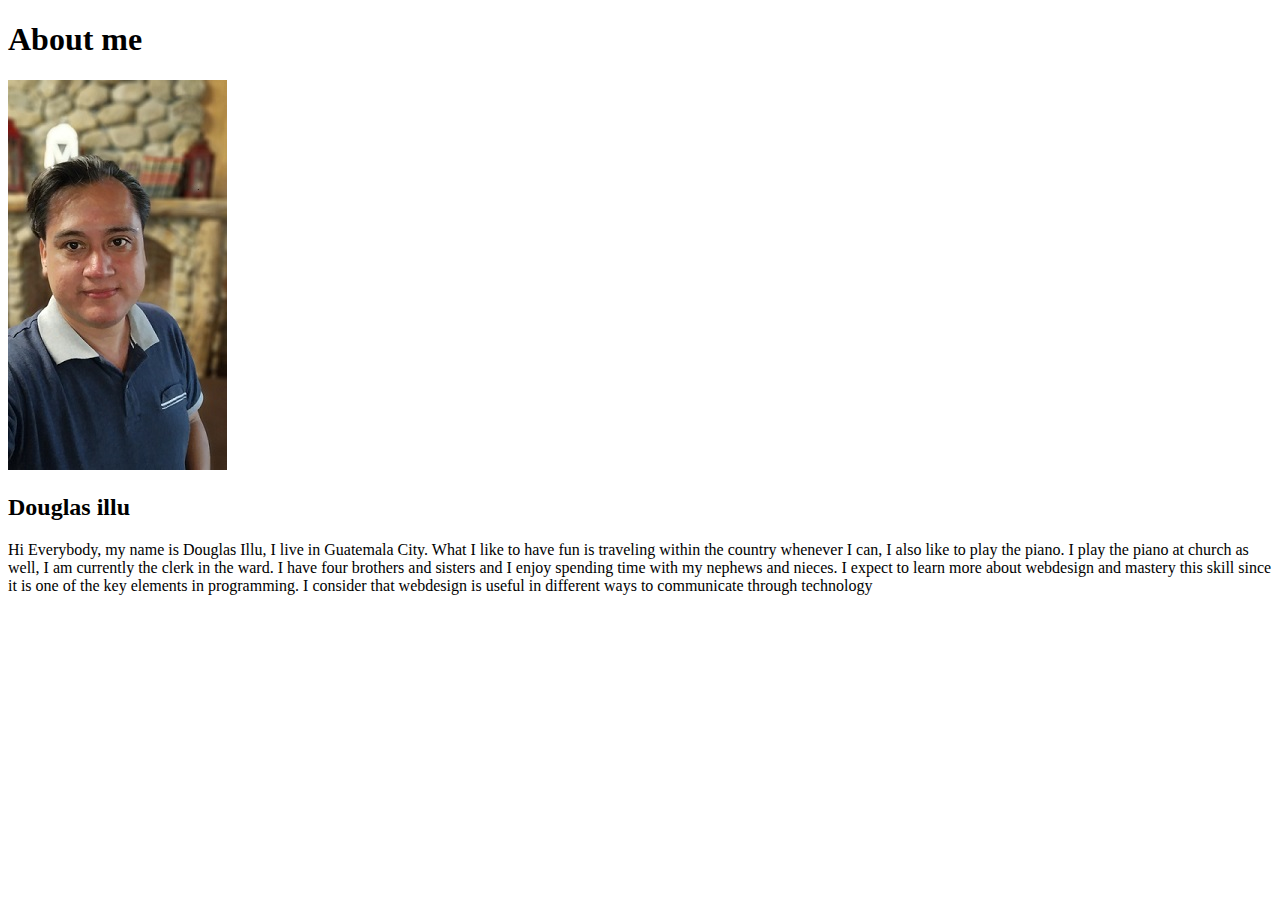
<file: aboutme/index.html>
<!DOCTYPE html>
<html lang="en">

<head>
    <meta charset="UTF-8">
    <meta http-equiv="X-UA-Compatible" content="IE=edge">
    <meta name="viewport" content="width=device-width, initial-scale=1.0">
    <title>Home Page</title>
</head>

<body>
    <h1>About me</h1>
    <img alt="Image of me?" src="images/me3.jpg">
    <h2>Douglas illu</h2>
    <p1>Hi Everybody, my name is Douglas Illu, I live in Guatemala City.
        What I like to have fun is traveling within the country whenever I can, I also like to play the piano.
        I play the piano at church as well, I am currently the clerk in the ward.
        I have four brothers and sisters and I enjoy spending time with my nephews and nieces.
        I expect to learn more about webdesign and mastery this skill since it is one of the key elements in
        programming.
        I consider that webdesign is useful in different ways to communicate through technology</p1>
</body>

</html>
</file>
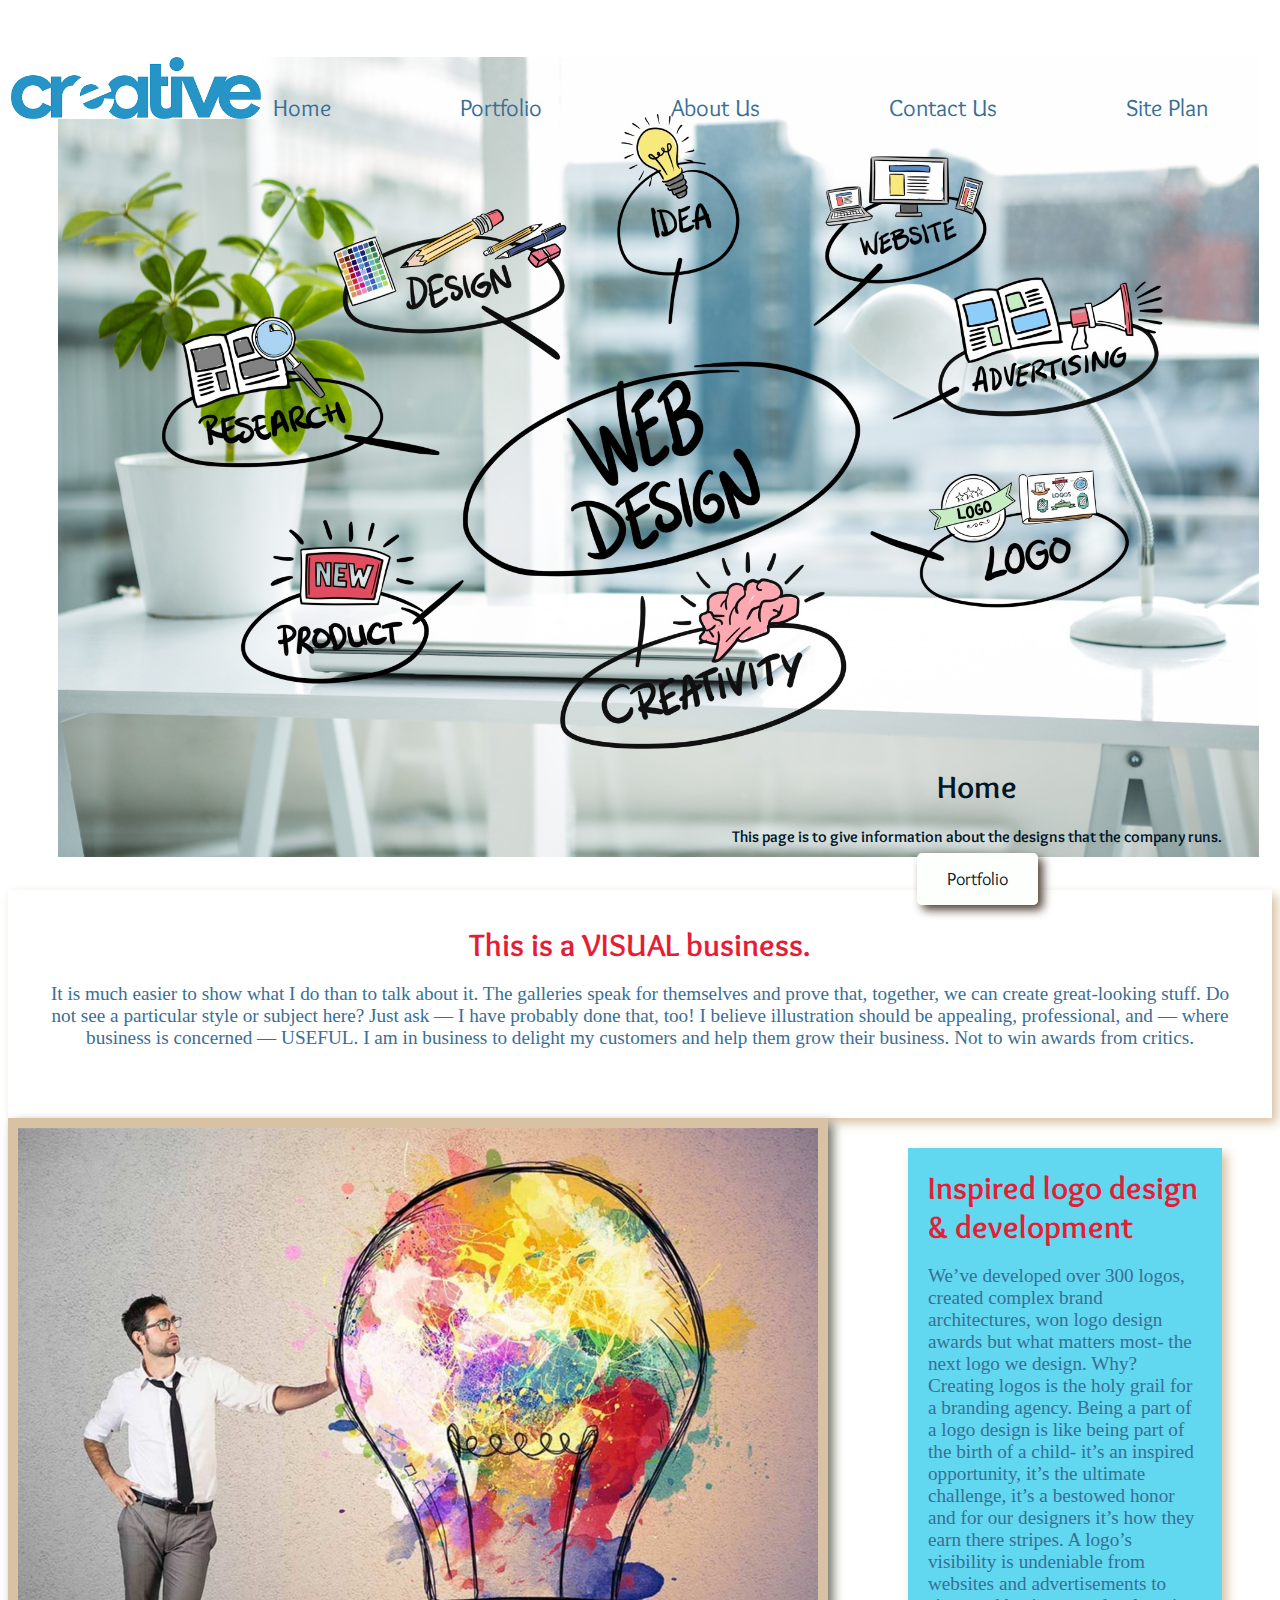
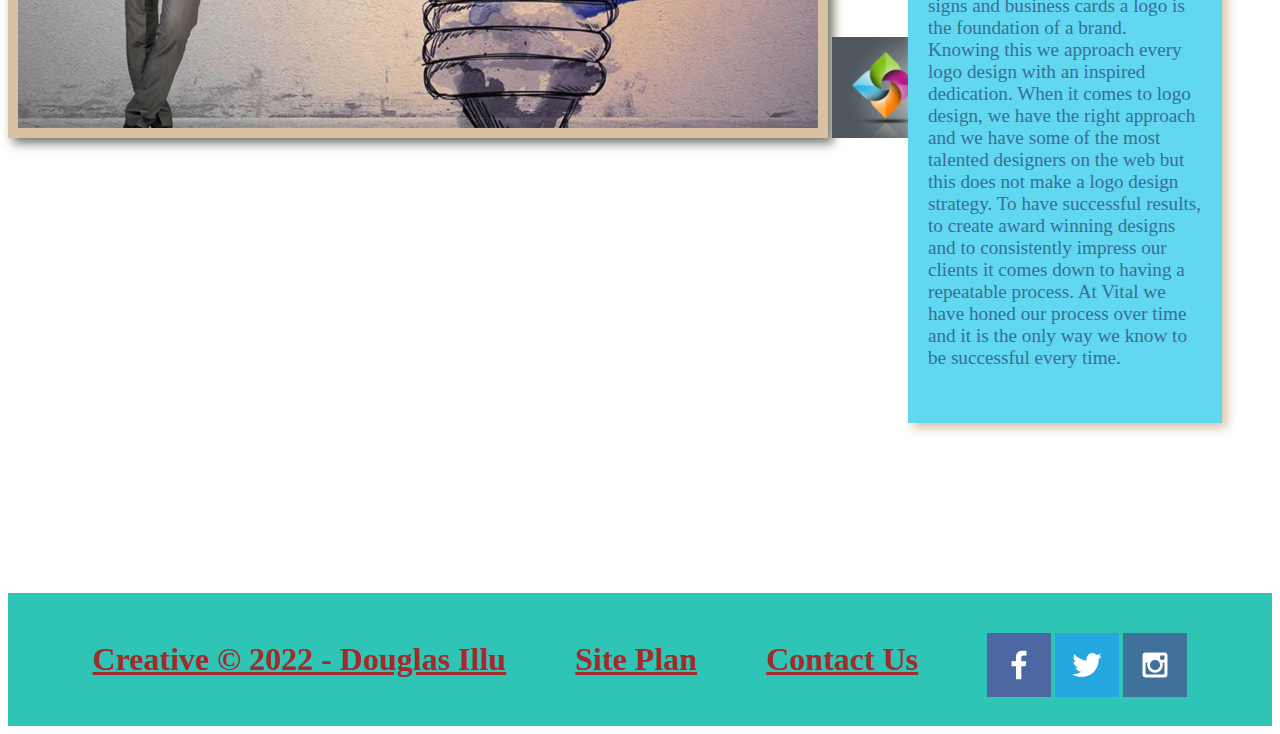
<file: personalsite/index.html>
<!DOCTYPE html>
<html lang="en">
<head>
    <meta charset="UTF-8">
    <meta http-equiv="X-UA-Compatible" content="IE=edge">
    <meta name="viewport" content="width=device-width, initial-scale=1.0">
    <title> Creative | Personal Site | Home</title>
    <link rel="stylesheet" href="styles/style.css">
</head>

    <body>
        <div id="content">
        <header>
            <a id="logo_link" href="index.html">
                <img class="logo" src="Images/images.png" alt="Creative logo">
            </a>
            <nav>
                <a href="index.html">Home</a>
                <a href="portfolio.html">Portfolio</a>
                <a href="aboutus.html">About Us</a>
                <a href="contactus.html">Contact Us</a>
                <a href="site-plan.html">Site Plan</a>
            </nav>
        </header>
        </div>
        <div id="creative">
            <div id="creative-box">
                <img id="creative-img" src="Images/Home1.jpg" alt="designing view">
            </div>
        <section id="creative-msg">
            <h1 class="home-title5">Home</h1>
            <h4>This page is to give information about the designs that the company runs. </h4>
            <div class='button-box5'>
                <a class='book5' href="portfolio.html">Portfolio</a>
            </div>
        </section>
        </div>
        <section class="msg-home1">
            <h2>This is a VISUAL business.</h2>
            <p> It is much easier to show what I do than to talk about it. 
                The galleries speak for themselves and prove that, together, we can create great-looking stuff.
                Do not see a particular style or subject here? 
                Just ask — I have probably done that, too!

                I believe illustration should be appealing, professional,  and — where business is concerned — USEFUL. 
                I am in business to delight my customers and help them grow their business.
                Not to win awards from critics.
                </p>
             </section>   
        <main class="home-grid5">
            <section class="home5-card">
                <img class="card5-img" src="Images/Home2.jpg" alt="Creative Thinking">
                <img class="icon" src="Images/Logo1.jpg" alt="creative icon">
            </section>
            <section class="msg-home2">
                <h3>Inspired logo design & development</h3>
                <p> We’ve developed over 300 logos, created complex brand architectures, won logo design awards but what matters most- the next logo we design.

                    Why? Creating logos is the holy grail for a branding agency.  
                    Being a part of a logo design is like being part of the birth of a child- 
                    it’s an inspired opportunity, it’s the ultimate challenge, it’s a bestowed honor and for our designers it’s how they earn there stripes.  
                    A logo’s visibility is undeniable from websites and advertisements to signs and business cards a logo is the foundation of a brand.  
                    Knowing this we approach every logo design with an inspired dedication.
                    
                    When it comes to logo design, we have the right approach and we have some of the most talented designers on the web but this does not make a logo design strategy. 
                     To have successful results, to create award winning designs and to consistently impress our clients it comes down to having a repeatable process. 
                      At Vital we have honed our process over time and it is the only way we know to be successful every time.  
                    </p>
            </section>
            </main>

            <footer>
                <h3> Creative &copy; 2022 - Douglas Illu </h3>
                <h3><a href="site-plan.html">Site Plan</a></h3>
                <h3><a href="contactus.html">Contact Us</a></h3>
                <div class="social">
                    <a href="https://facebook.com" target="_blank"> 
                        <img src="Images/facebook.png" alt="fb icon">
                    </a>
                    <a href="https://twitter.com" target="_blank">
                        <img src="Images/twitter.png" alt="twitter icon">
                    </a>
                    <a href="https://instagram.com" target="_blank">
                        <img src="Images/instagram.png" alt="instagram icon">
                    </a>
                </div>
            </footer> 
    </body>
</html>
</file>
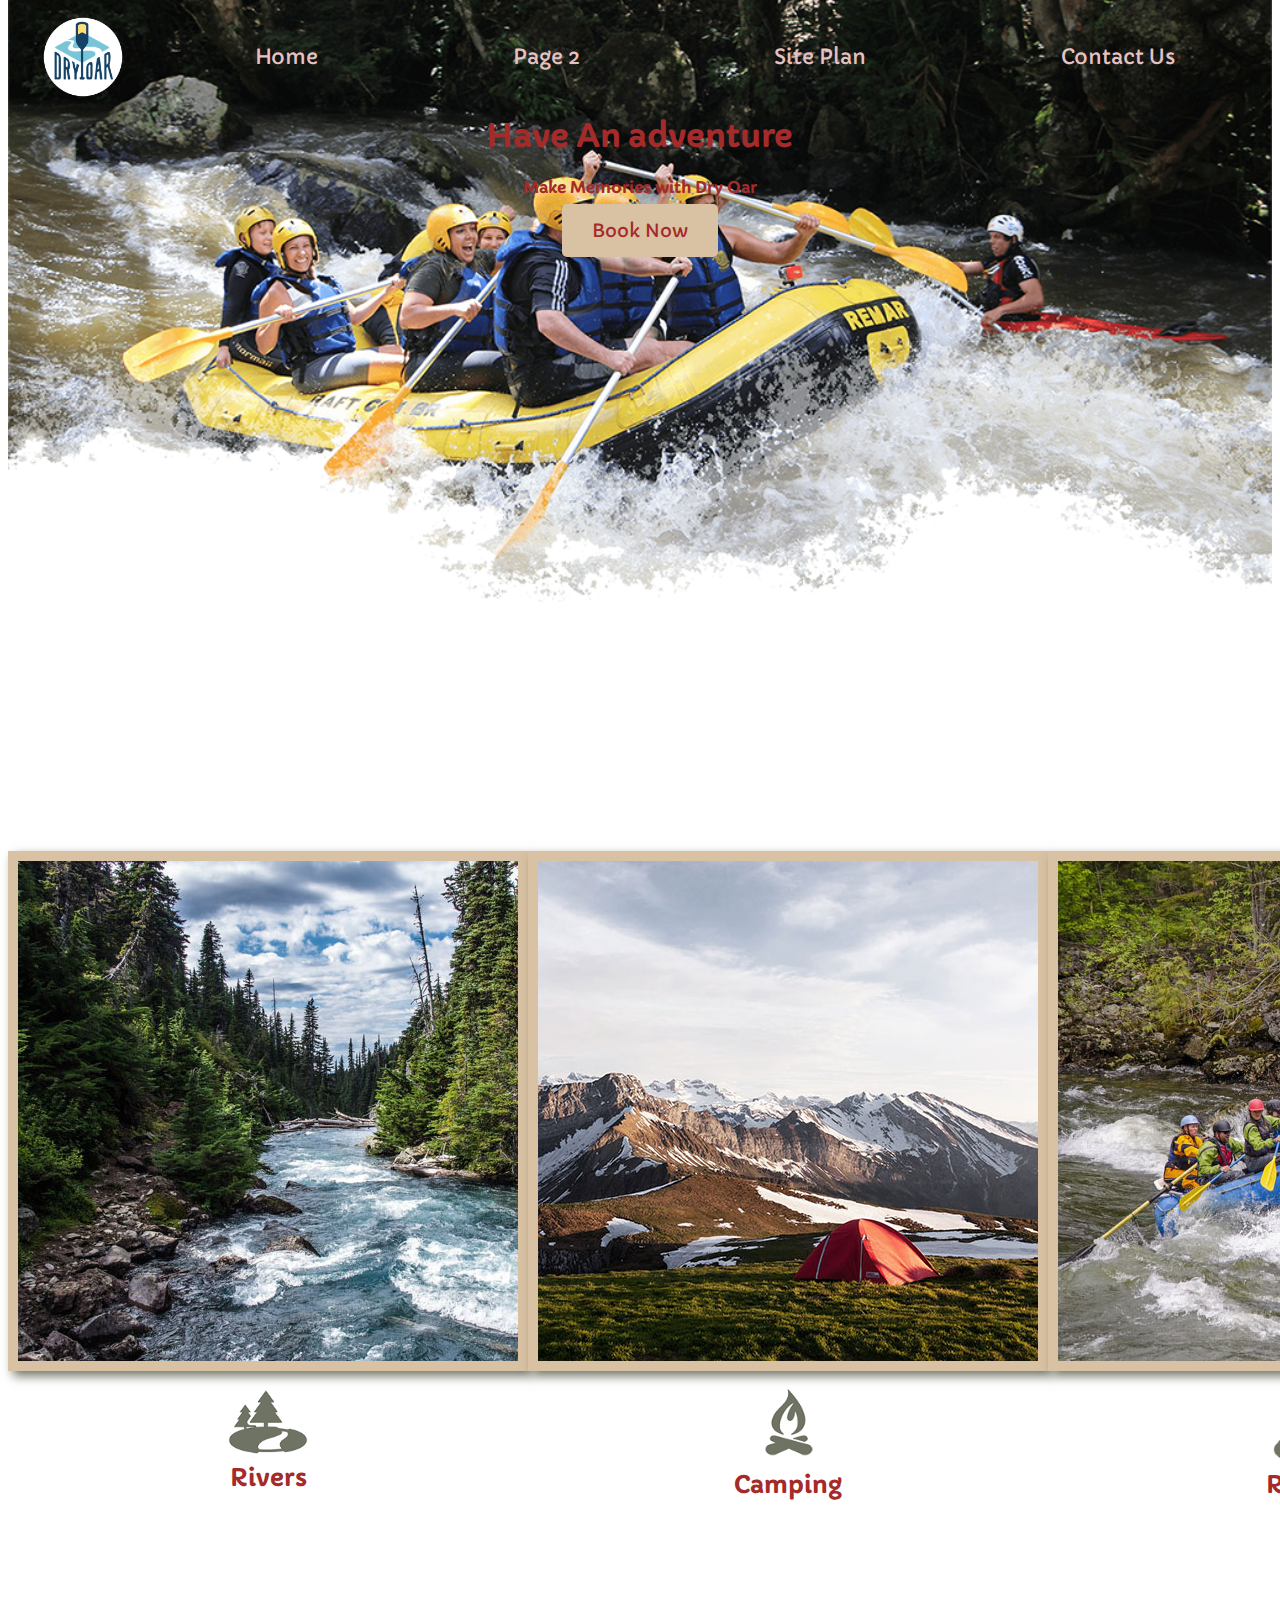
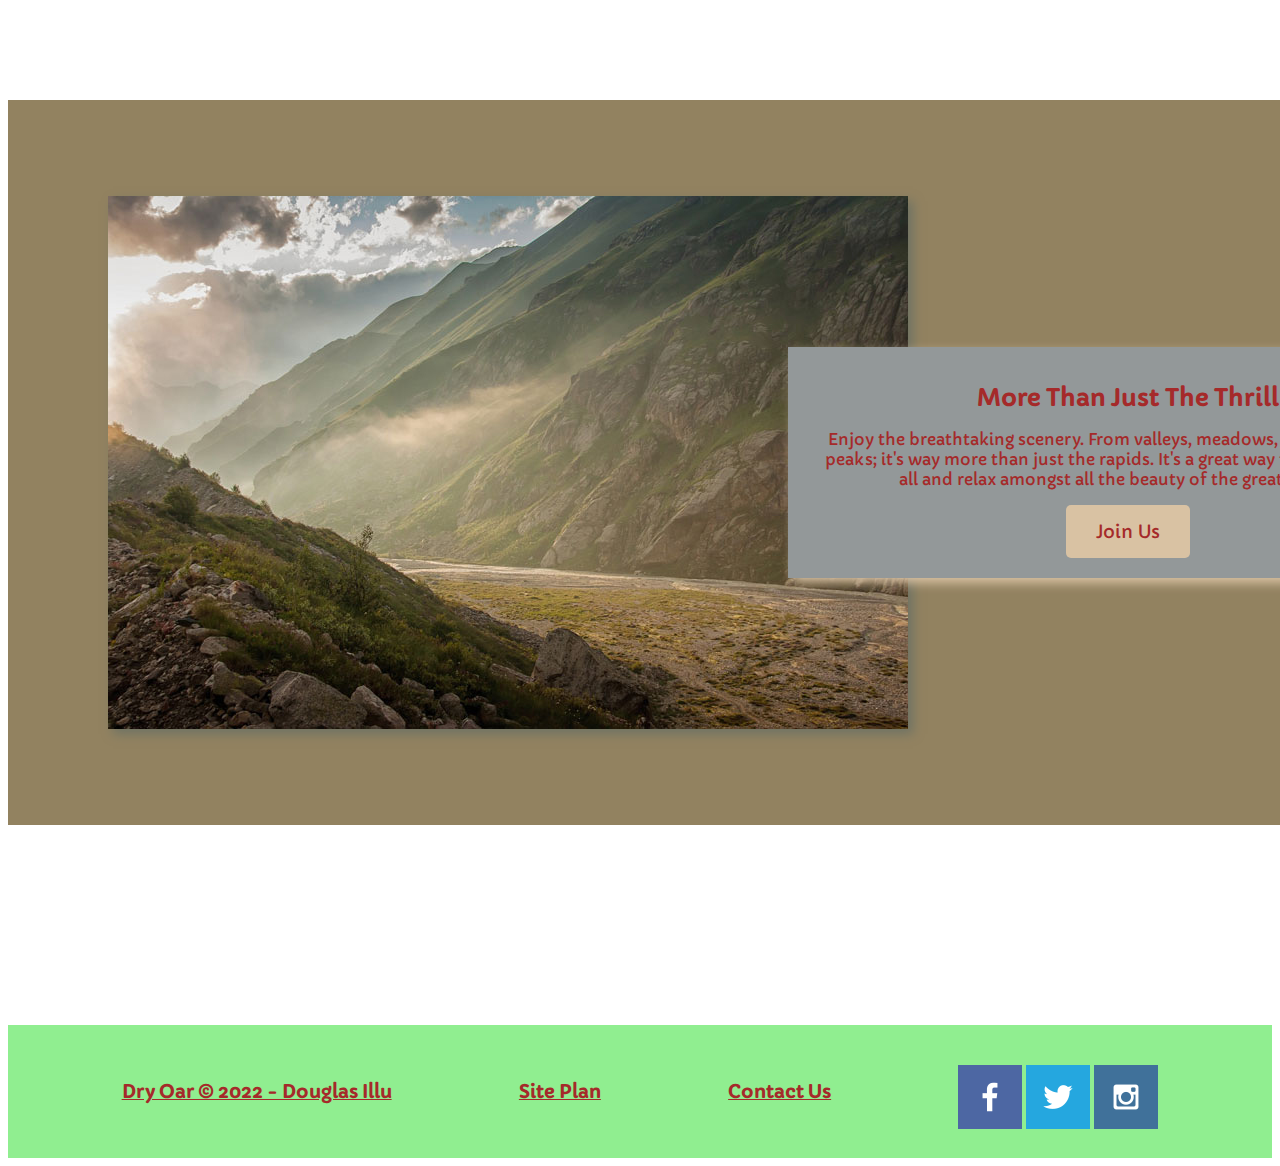
<file: wwr/index.html>
<!DOCTYPE html>
<html lang="en">
<head>
    <meta charset="UTF-8">
    <meta http-equiv="X-UA-Compatible" content="IE=edge">
    <meta name="viewport" content="width=device-width, initial-scale=1.0">
    <title>Whitewater Rafting Vacations | Dry Oar Boating | Home</title>
    <link rel="stylesheet" href="styles/style.css">
</head>
<body>
    <div id="content">
    <header>
        <a id="logo_link" href="index.html">
            <img class="logo" src="images/logo.png" alt="Dry Oar logo">
        </a>
        <nav>
            <a href="index.html">Home</a>
            <a href="#">Page 2</a>
            <a href="site-plan-rafting.html">Site Plan</a>
            <a href="contactus.html">Contact Us</a>
        </nav>
    </header>
    <div id="hero">
        <div id="hero-box">
            <img id="hero-img" src="images/hero.png" alt="People enjoying white water rafting">
        </div>
        <section id="hero-msg">
            <h1 class="home-little">Have An adventure</h1>
            <h4>Make Memories with Dry Oar </h4>
            <div class='button-box'>
                <a class='book' href="rates.html">Book Now</a>
            </div>
        </section>
    </div>
    <main class="home-grid">
        <section class="rivers-card">
            <img class="card-img" src="images/rivers.jpg" alt="river in forest">
            <img class="icon" src="images/river_icon.png" alt="river icon">
            <h2>Rivers</h2>
        </section>
        <section class="camping-card">
            <img class="card-img" src="images/camping.jpg" alt="tent in mountains">
            <img class="icon" src="images/fire_icon.png" alt="fire icon">
            <h2>Camping</h2>
        </section>
             <section class="rapids-card">
            <img class="card-img" src="images/rapids.jpg" alt="rafting boat">
            <img class="icon" src="images/oars.png" alt="oars icon">
            <h2>Rapids</h2> 
        </section>
        <div id="background"></div>
        <img class="mountains" src="images/mountains.jpg" alt="Misty mountains">
        <section class="msg">
            <h2> More Than Just The Thrill</h2>
            <p> Enjoy the breathtaking scenery. From valleys, meadows, canyons,
                and high peaks; it's way more than just the rapids. It's a great
                way to get away from it all and relax amongst all the beauty of 
                the great outdoor.  </p>
                <a class='join' href="rivers.html">Join Us</a>
        </section>
    </main>  
    <footer>
        <h3> Dry Oar &copy; 2022 - Douglas Illu </h3>
        <h3><a href="site-plan-rafting.html">Site Plan</a></h3>
        <h3><a href="contactus.html">Contact Us</a></h3>
        <div class="social">
            <a href="https://facebook.com" target="_blank"> 
                <img src="images/facebook.png" alt="fb icon">
            </a>
            <a href="https://twitter.com" target="_blank">
                <img src="images/twitter.png" alt="twitter icon">
            </a>
            <a href="https://instagram.com" target="_blank">
                <img src="images/instagram.png" alt="instagram icon">
            </a>
        </div>
    </footer>  
 </div>
</body>
</html>
</file>
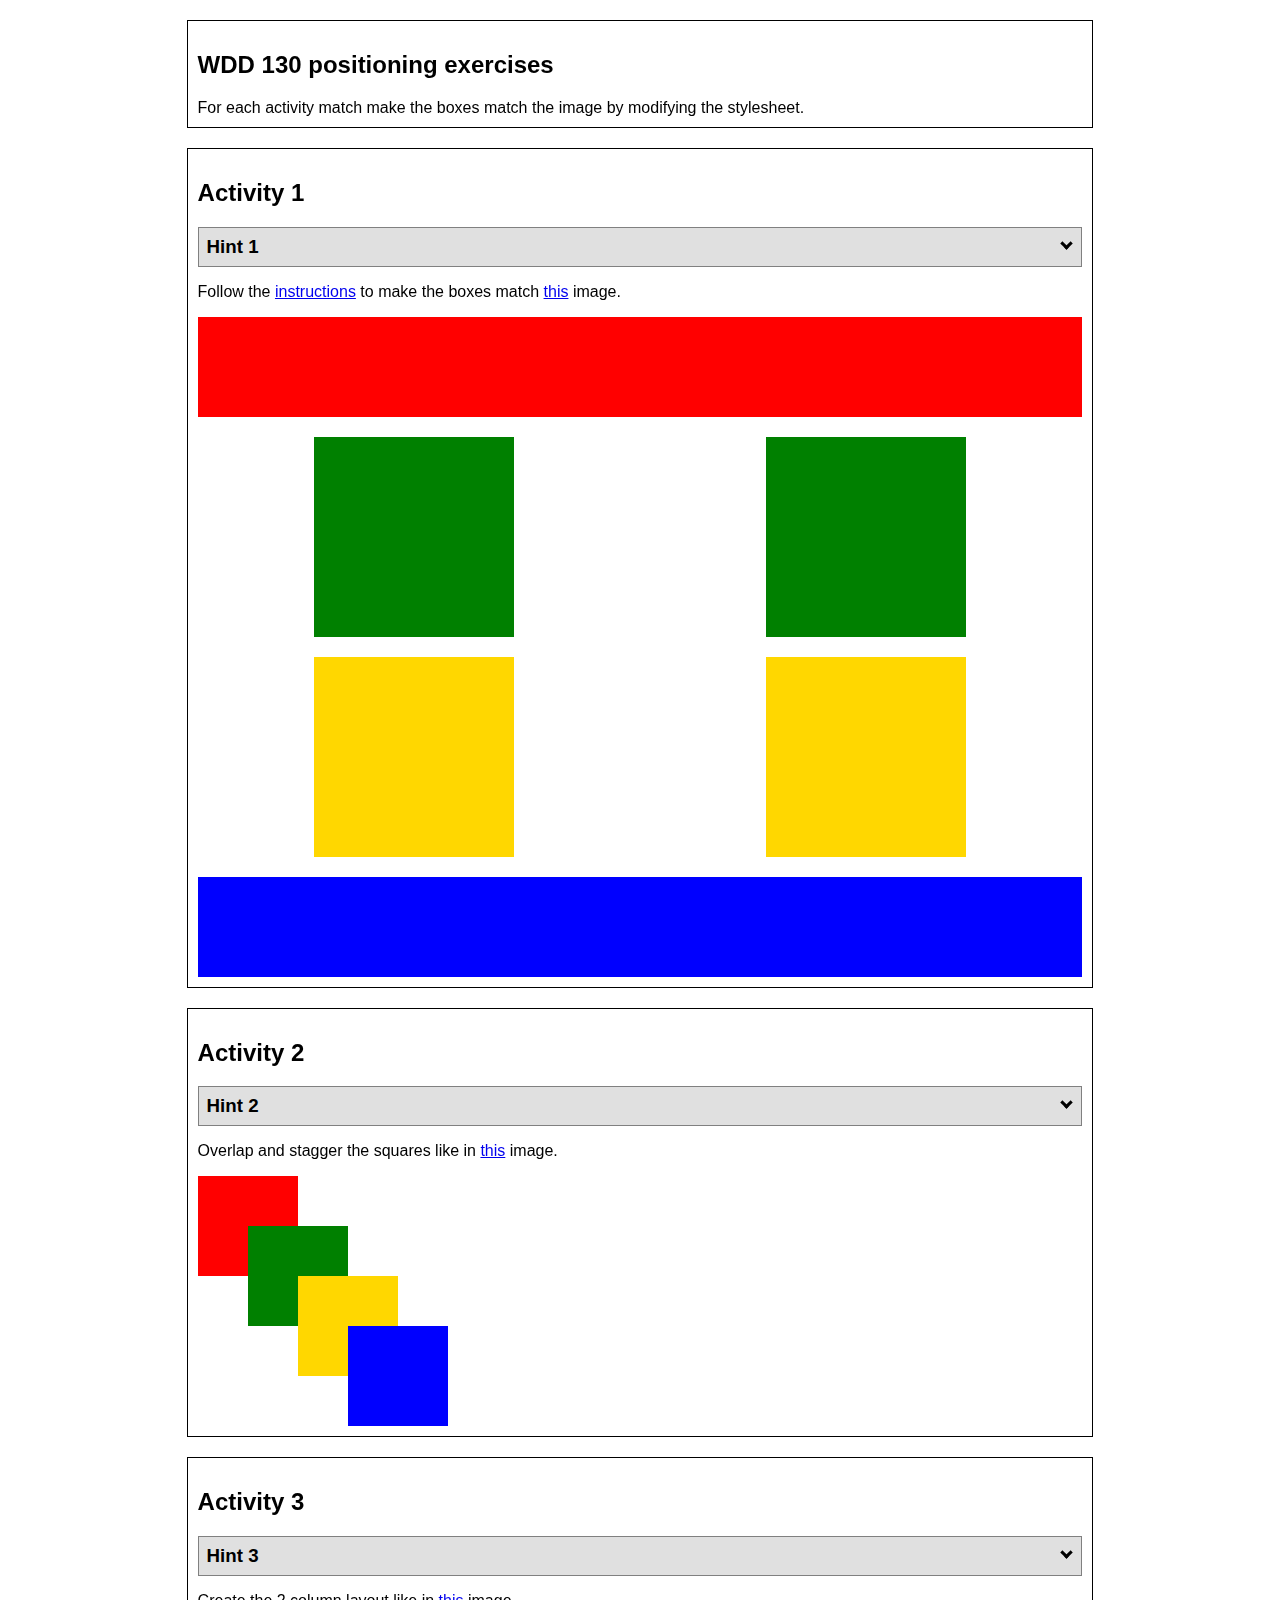
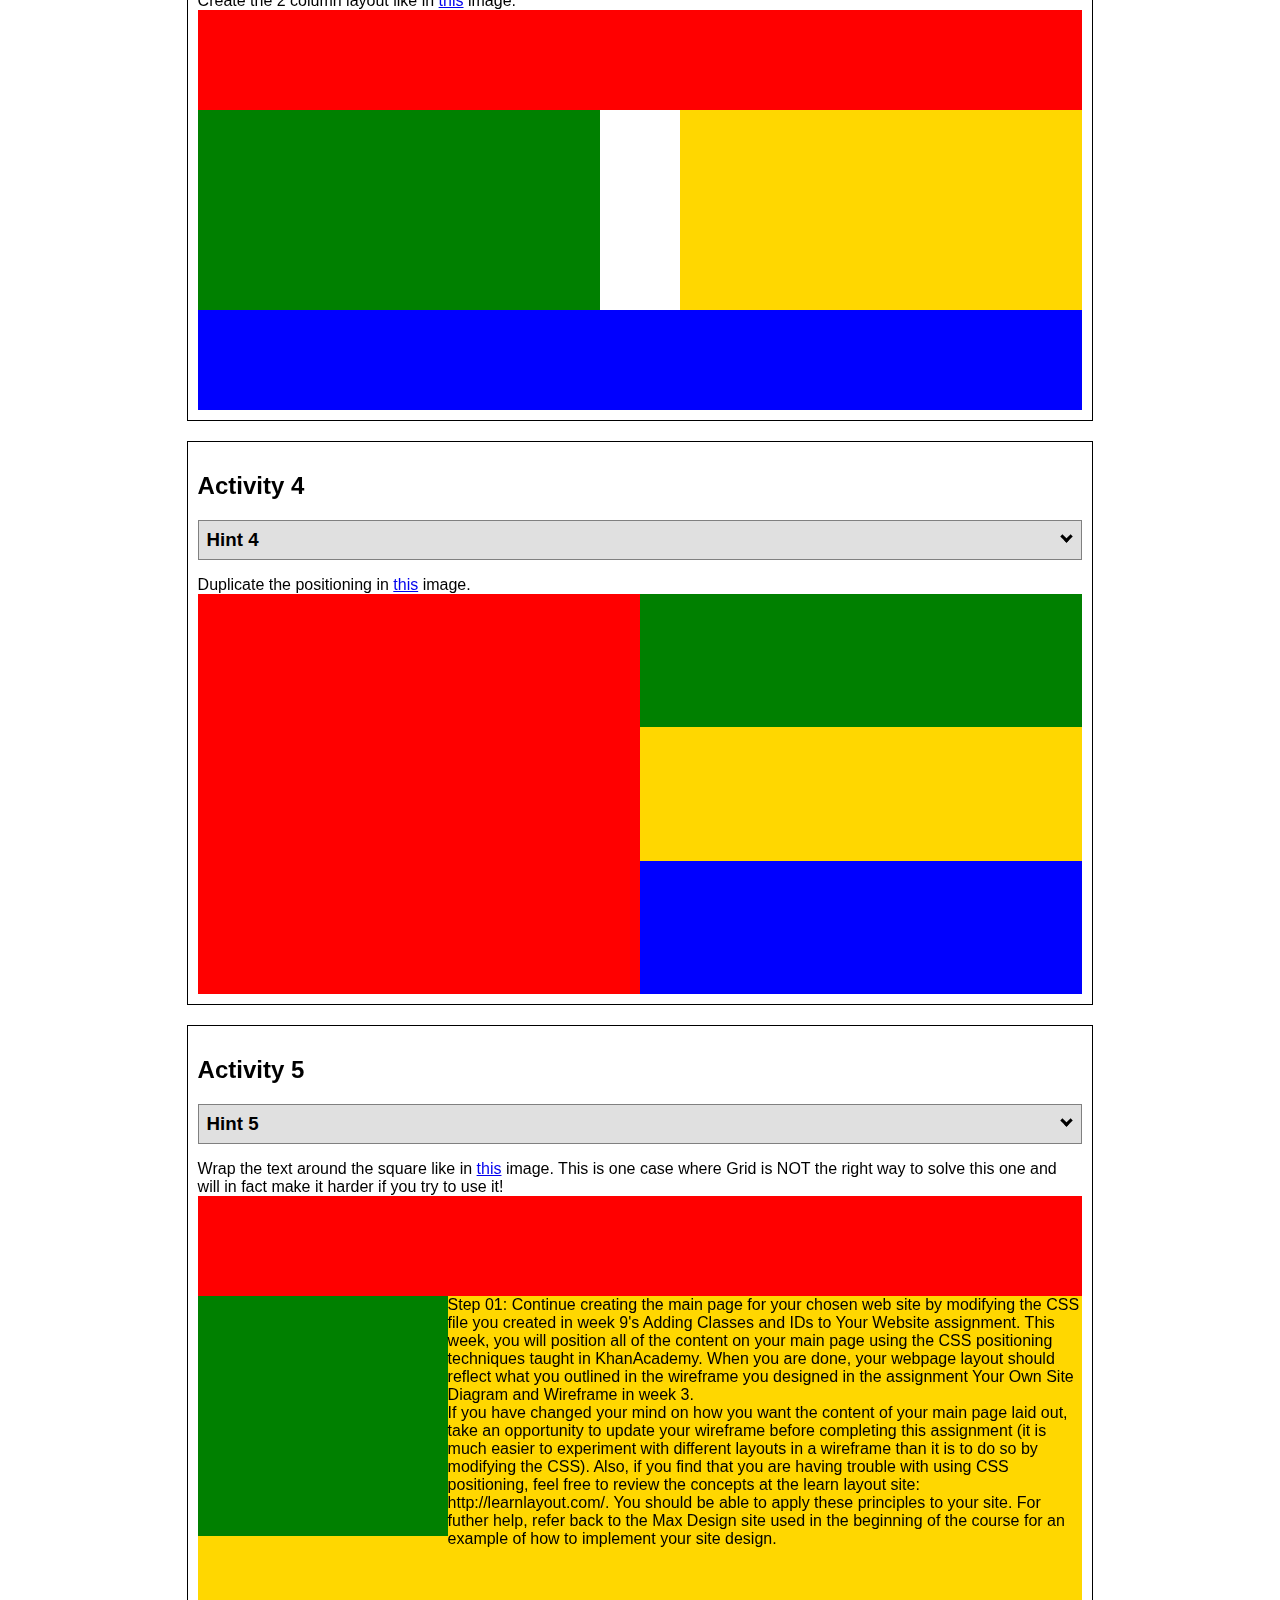
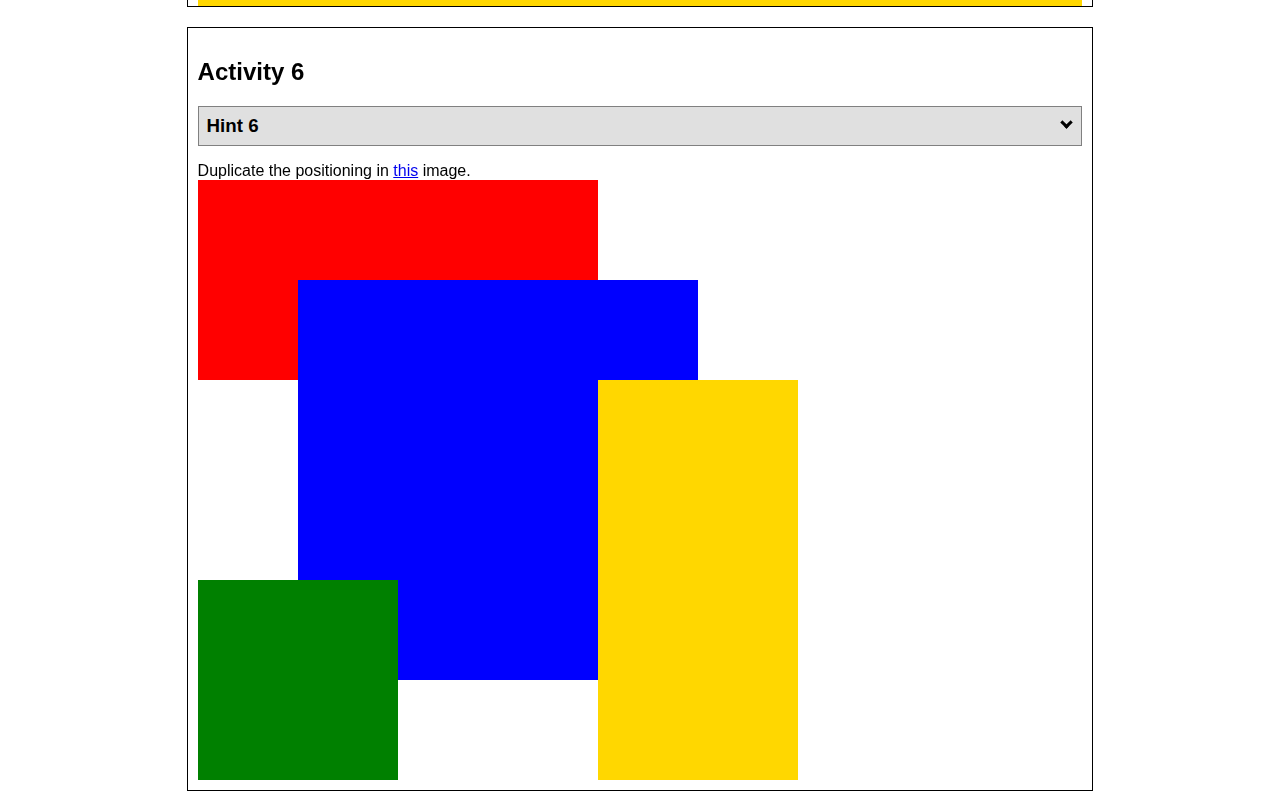
<file: positioning.html>
<!DOCTYPE html>
<html lang="en">
  <head>
    <!-- HTML - Name: positioning.html -->
    <title>Positioning Activity</title>
    <link rel="stylesheet" type="text/css" href="positionstyles.css" />
  </head>
  <body>
    <div class="activity">
      <h2>WDD 130 positioning exercises</h2>
      For each activity match make the boxes match the image by modifying the stylesheet.</div>
    <div class="activity">
      <h2>Activity 1</h2>
      <section class="hint"><input type="checkbox" ><i></i> <h3>Hint 1</h3><div><p>Check out the <a href="https://byui-wdd.github.io/wdd130/activities/w06-css-positioning.html" target="_blank">activity instructions</a> in Ilearn!</p></div></section>
      <p>Follow the <a href="https://byui-wdd.github.io/wdd130/activities/w06-css-positioning.html" target="_blank">instructions</a> to make the boxes match  <a href="https://byui-wdd.github.io/wdd130/images/example1.png" target="_blank">this</a> image.</p>
      <div class="content1" >
        <div class="red1" ></div>
        <div class="green1" ></div>
        <div class="green1" ></div>
        <div class="yellow1"></div>
        <div class="yellow1"></div>
        <div class="blue1"></div>
      </div>
    </div>
    <div class="activity">
      <h2>Activity 2</h2>
      <section class="hint"><input type="checkbox" > <h3>Hint 2</h3><i></i><div><p>Remember that the best way to shift elements around slightly on the page is with Margins.  You could also use Grid.  Either would work for this. If you choose margin, you can use a <em>negative</em> margin. (ie margin-top: -20px;)</p><h4>Properties used:</h4><ul><li>margin-top, margin-left</li><li>...or...</li><li>grid-template-columns: 50px 50px 50px 50px 50px </li></ul></div></section>
      <p>Overlap and stagger the squares like in <a href="https://byui-wdd.github.io/wdd130/images/example2.png" target="_blank">this</a> image.</p>
      <div class="content2" >
        <div class="red2" ></div>
        <div class="green2" ></div>
        <div class="yellow2"></div>
        <div class="blue2"></div>
      </div>
    </div>
    <div class="activity">
      <h2>Activity 3</h2>
      <section class="hint"><input type="checkbox" > <h3>Hint 3</h3><i></i><div><p>This one is going to be best solved with CSS Grid. Remember to make the boxes the right width first...then start moving them around. </p><h4>Properties used:</h4><ul><li>display:grid;</li><li>grid-template-columns:</li><li>grid-column-gap:</li>
        <li>grid-column:</li>  </ul></div></section>
      Create the 2 column layout like in <a href="https://byui-wdd.github.io/wdd130/images/example3.png" target="_blank">this</a>  image.
      <div class="content3" >
        <div class="red3" ></div>
        <div class="green3" ></div>
        <div class="yellow3"></div>
        <div class="blue3"></div>
      </div>
    </div>
    <div class="activity">
      <h2>Activity 4</h2>
      <section class="hint"><input type="checkbox" > <h3>Hint 4</h3><i></i><div><p>For the others we have been primarily concerned with width. For this one you will need to adjust height as well. </p><h4>Properties used:</h4><ul><li>display:grid;</li><li>grid-template-columns:</li><li>grid-row:</li></ul></div></section>
      Duplicate the positioning in <a href="https://byui-wdd.github.io/wdd130/images/example4.png" target="_blank">this</a> image. 
      <div class="content4" >
        <div class="red4" ></div>
        <div class="green4" ></div>
        <div class="yellow4"></div>
        <div class="blue4"></div>
      </div>
    </div>

    <div class="activity">
      <h2>Activity 5</h2>
      <section class="hint"><input type="checkbox" > <h3>Hint 5</h3><i></i><div><p>Grid is <strong>not</strong> the right way to do this.  In fact there is only one way to really do that...and that is with float. Remember that we float the thing we want the text to wrap around.  Also remember to start by making all the shapes the right size and shape.</p><h4>Properties used:</h4><ul><li>float: left;</li></ul></div></section>
      Wrap the text around the square like in <a href="https://byui-wdd.github.io/wdd130/images/example5.png" target="_blank">this</a> image. This is one case where Grid is NOT the right way to solve this one and will in fact make it harder if you try to use it!
      <div class="content5" >
        <div class="red5" ></div>
        <div class="green5" ></div>
        <div class="yellow5">Step 01: Continue creating the main page for your chosen web site by modifying the CSS file you created in week 9's Adding Classes and IDs to Your Website assignment. This week, you will position all of the content on your main page using the CSS positioning techniques taught in KhanAcademy. When you are done, your webpage layout should reflect what you outlined in the wireframe you designed in the assignment Your Own Site Diagram and Wireframe in week 3. <br />
          If you have changed your mind on how you want the content of your main page laid out, take an opportunity to update your wireframe before completing this assignment (it is much easier to experiment with different layouts in a wireframe than it is to do so by modifying the CSS). Also, if you find that you are having trouble with using CSS positioning, feel free to review the concepts at the learn layout site: http://learnlayout.com/. You should be able to apply these principles to your site. For futher help, refer back to the Max Design site used in the beginning of the course for an example of how to implement your site design.</div>
        <div class="blue5"></div>
      </div>
    </div>
    <div class="activity">
      <h2>Activity 6</h2>
      <section class="hint"><input type="checkbox" > <h3>Hint 6</h3><i></i><div><p>This one is all about visualizing the grid behind the layout. If you are having a hard time doing that first: all the sizes are even multiples of 100, and second here is another example with the lines drawn: <a href="https://byui-wdd.github.io/wdd130/images/example6-hint.png" target="_blank">example 6 with lines</a>. For this one you will find it easiest if you use px for the column width. You can also use <kbd>z-index</kbd> to control the element layering.    </p><h4>Properties used:</h4><ul><li>display:grid;</li><li>grid-template-columns:</li><li>grid-column:</li><li>grid-row:</li><li><a href="https://www.w3schools.com/cssref/pr_pos_z-index.asp" target="_blank">z-index:</a></li></ul></div></section>
      Duplicate the positioning in <a href="https://byui-wdd.github.io/wdd130/images/example6.png" target="_blank">this</a> image.
      <div class="content6" >
        <div class="red6" ></div>
        <div class="green6" ></div>
        <div class="yellow6"></div>
        <div class="blue6"></div>
      </div>
    </div>
  </body>
</html>
</file>
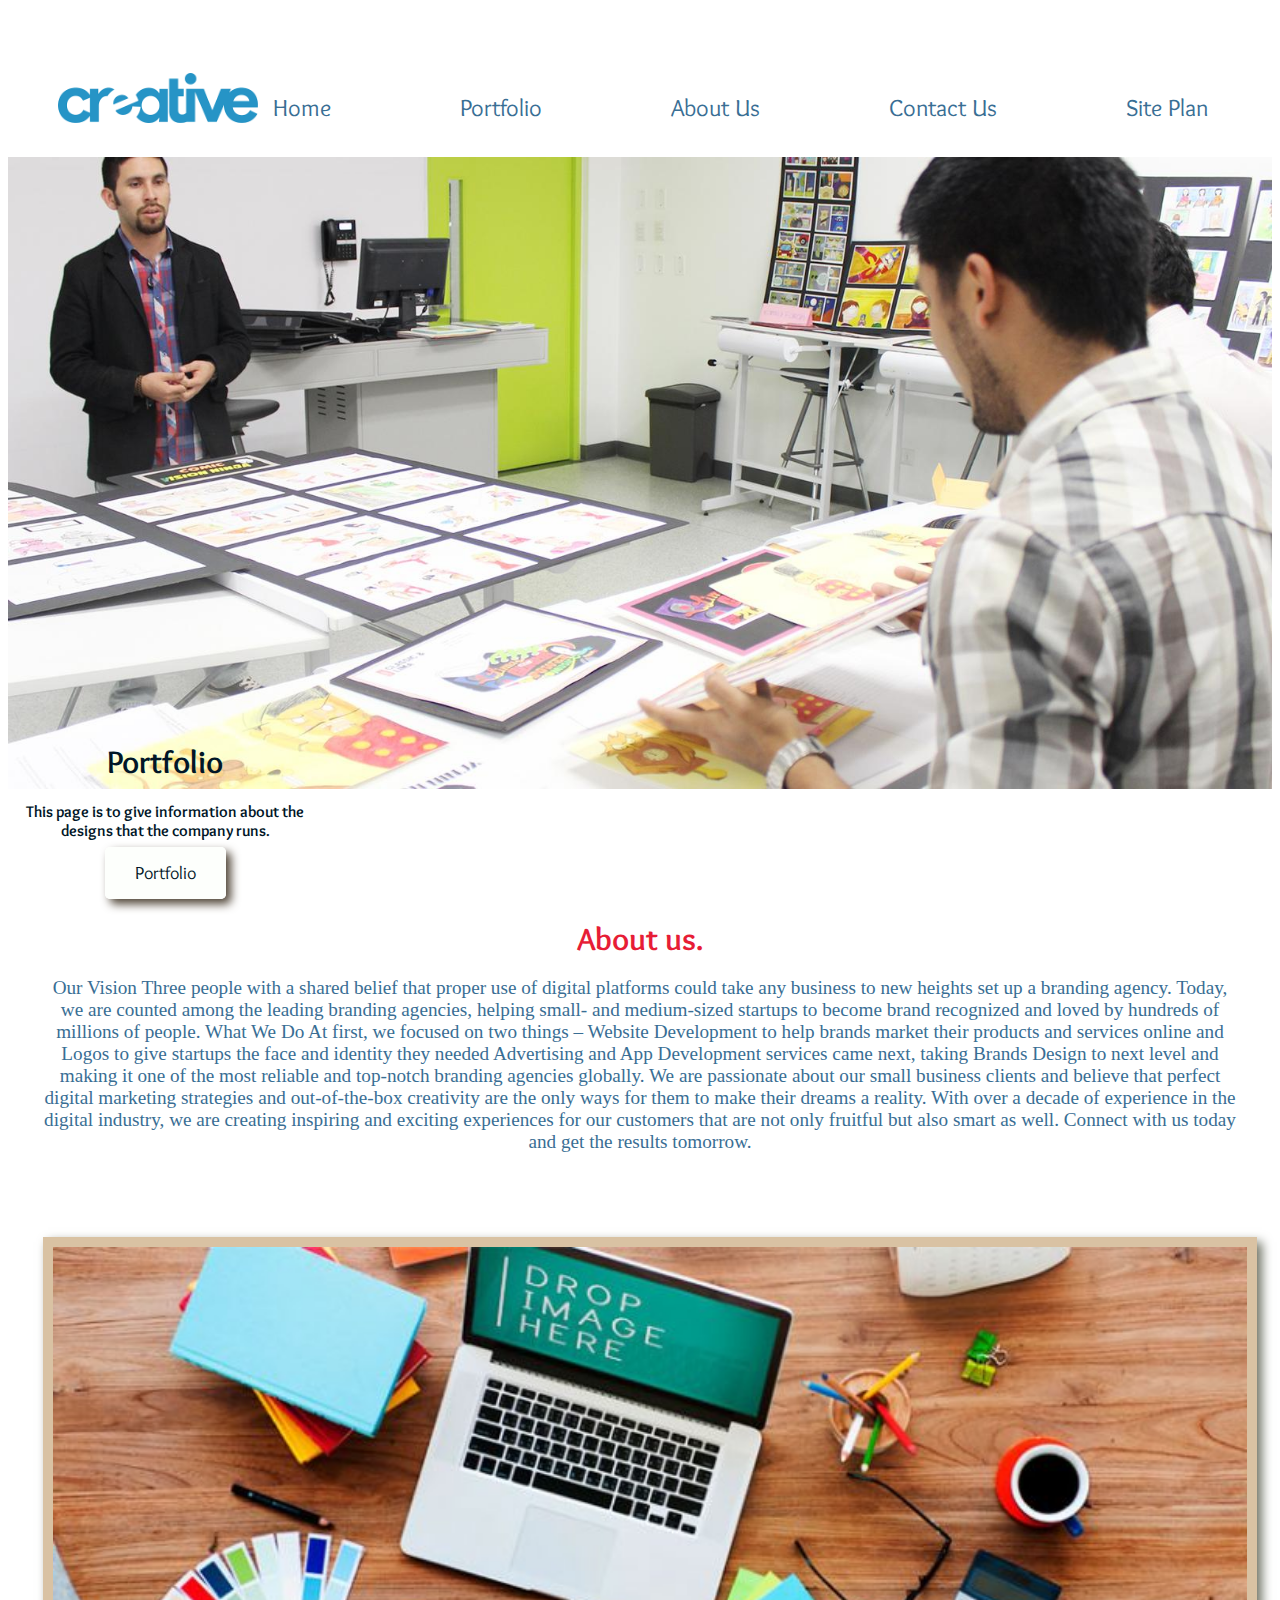
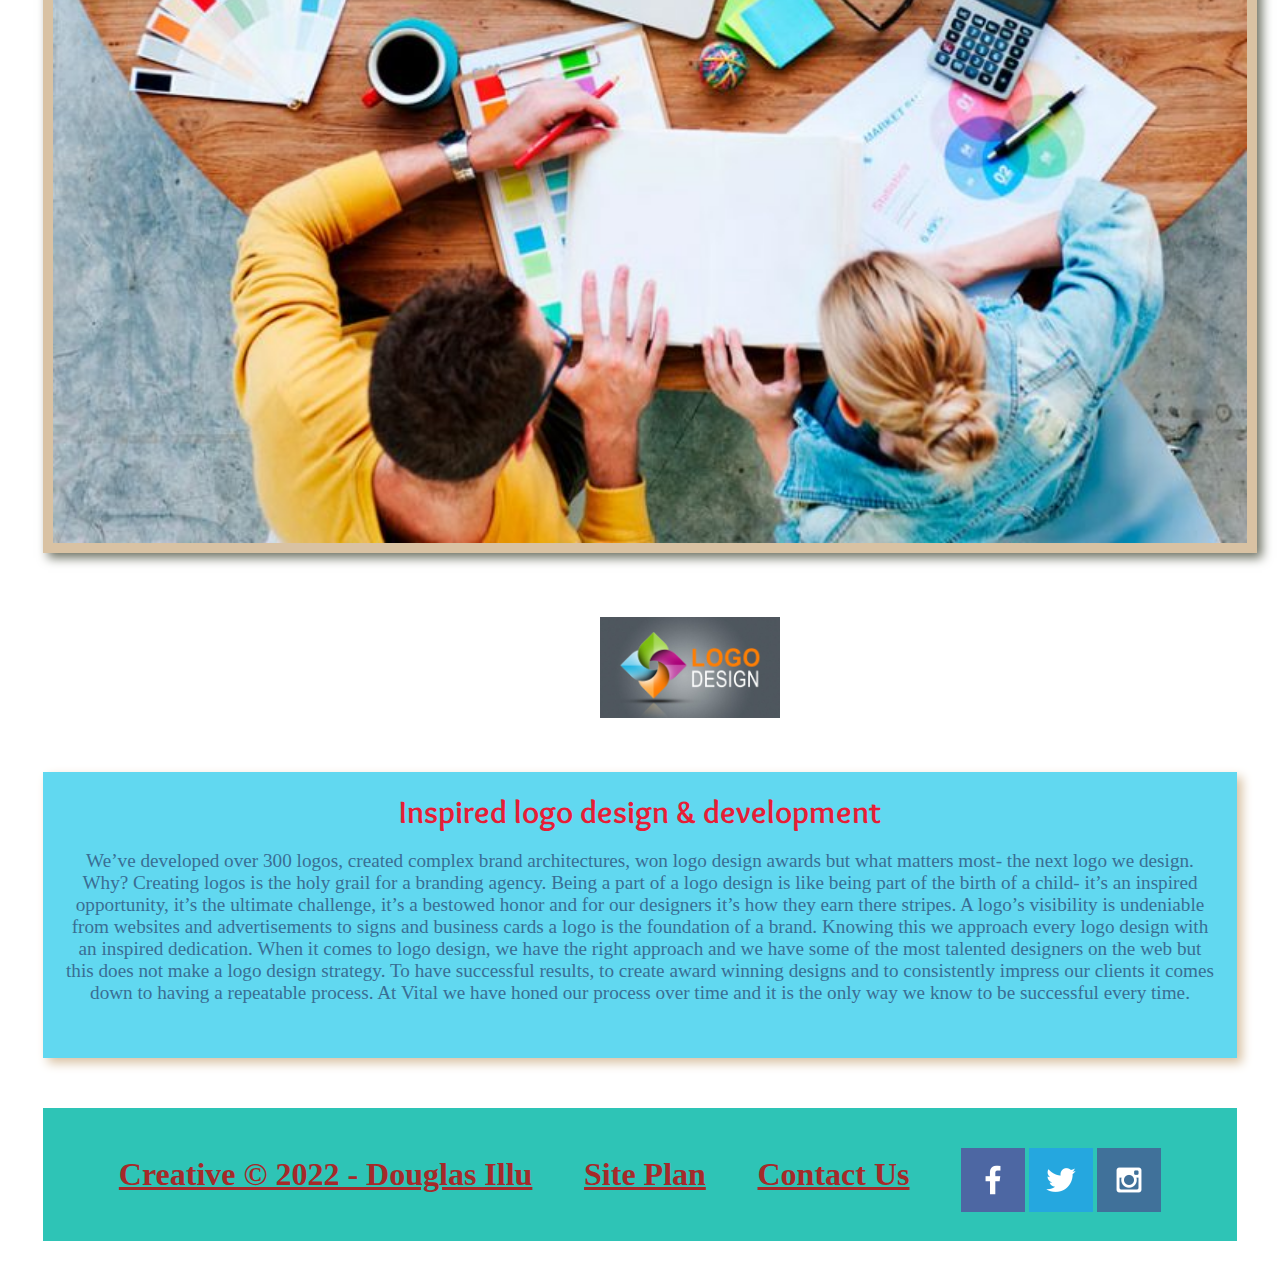
<file: personalsite/aboutus.html>
<!DOCTYPE html>
<html lang="en">
<head>
    <meta charset="UTF-8">
    <meta http-equiv="X-UA-Compatible" content="IE=edge">
    <meta name="viewport" content="width=device-width, initial-scale=1.0">
    <title> About US</title>
    <link rel="stylesheet" href="styles/style.css">
</head>

<body>
    <div id="content">
        <header>
            <a id="logo_link3" href="index.html">
                <img class="logo3" src="Images/images.png" alt="Creative logo">
            </a>
            <nav>
                <a href="index.html">Home</a>
                <a href="portfolio.html">Portfolio</a>
                <a href="aboutus.html">About Us</a>
                <a href="contactus.html">Contact Us</a>
                <a href="site-plan.html">Site Plan</a>
            </nav>
        </header>
        <div id="creative3">
            <div id="creative3-box">
                <img id="creative3-img" src="Images/Designers4.jpg" alt="creative designers1">
            </div>
            <section id="creative3-msg">
                <h1 class="home-title7">Portfolio</h1>
                <h4>This page is to give information about the designs that the company runs. </h4>
                <div class='button-box6'>
                    <a class='book5' href="portfolio.html">Portfolio</a>
                </div>
            </section>
            <section class="msg-aboutus1">
                <h2> About us.</h2>
                <p> Our Vision Three people with a shared belief that proper use of digital platforms could take any business to new heights set up a branding agency. 
                    Today, we are counted among the leading branding agencies, 
                    helping small- and medium-sized startups to become brand recognized and loved by hundreds of millions of people. 
                    What We Do At first, we focused on two things – Website Development to help brands market their products and services online and Logos
                     to give startups the face and identity they needed Advertising and App Development services came next, 
                     taking Brands Design to next level and making it one of the most reliable and top-notch branding agencies globally. 
                     We are passionate about our small business clients and believe that perfect digital marketing strategies and out-of-the-box creativity 
                     are the only ways for them to make their dreams a reality. 
                     With over a decade of experience in the digital industry, 
                     we are creating inspiring and exciting experiences for our customers that are not only fruitful but also smart as well. 
                     Connect with us today and get the results tomorrow.
                    </p>
            <main class="home-grid7">
                <section class="home7-card">
                    <img class="card7-img" src="Images/Designers1.jpg" alt="creative designers2">
                    <img class="icon3" src="Images/Logo1.jpg" alt="creative large logos">
                </section>
                <section class="msg-aboutus2">
                    <h3>Inspired logo design & development</h3>
                    <p> We’ve developed over 300 logos, created complex brand architectures, won logo design awards but what matters most- the next logo we design.
    
                        Why? Creating logos is the holy grail for a branding agency.  
                        Being a part of a logo design is like being part of the birth of a child- 
                        it’s an inspired opportunity, it’s the ultimate challenge, it’s a bestowed honor and for our designers it’s how they earn there stripes.  
                        A logo’s visibility is undeniable from websites and advertisements to signs and business cards a logo is the foundation of a brand.  
                        Knowing this we approach every logo design with an inspired dedication.
                        
                        When it comes to logo design, we have the right approach and we have some of the most talented designers on the web but this does not make a logo design strategy. 
                         To have successful results, to create award winning designs and to consistently impress our clients it comes down to having a repeatable process. 
                          At Vital we have honed our process over time and it is the only way we know to be successful every time. 
                         </p>
                </section>
    
                <footer>
                    <h3> Creative &copy; 2022 - Douglas Illu </h3>
                    <h3><a href="site-plan.html">Site Plan</a></h3>
                    <h3><a href="contactus.html">Contact Us</a></h3>
                    <div class="social">
                        <a href="https://facebook.com" target="_blank"> 
                            <img src="Images/facebook.png" alt="fb icon">
                        </a>
                        <a href="https://twitter.com" target="_blank">
                            <img src="Images/twitter.png" alt="twitter icon">
                        </a>
                        <a href="https://instagram.com" target="_blank">
                            <img src="Images/instagram.png" alt="instagram icon">
                        </a>
                    </div>
                </footer>  
    
    </body>
    </html>
</file>
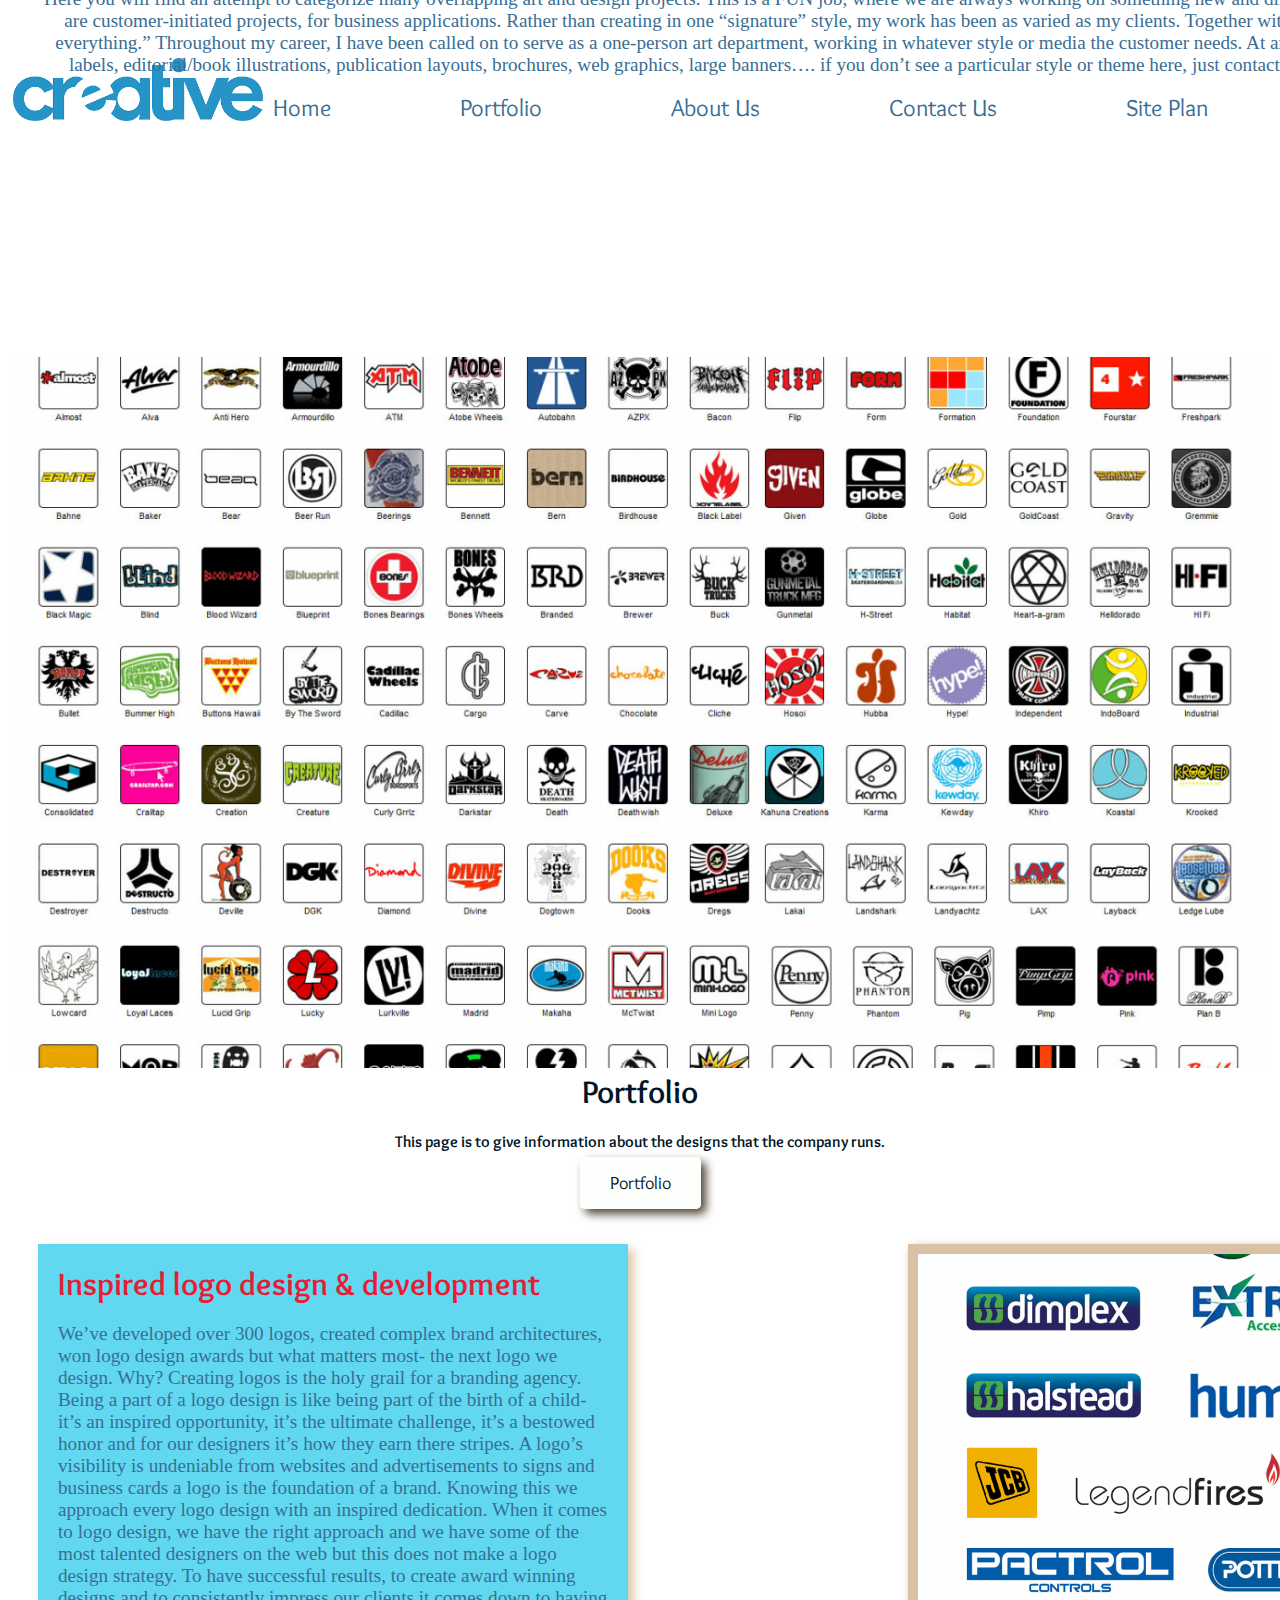
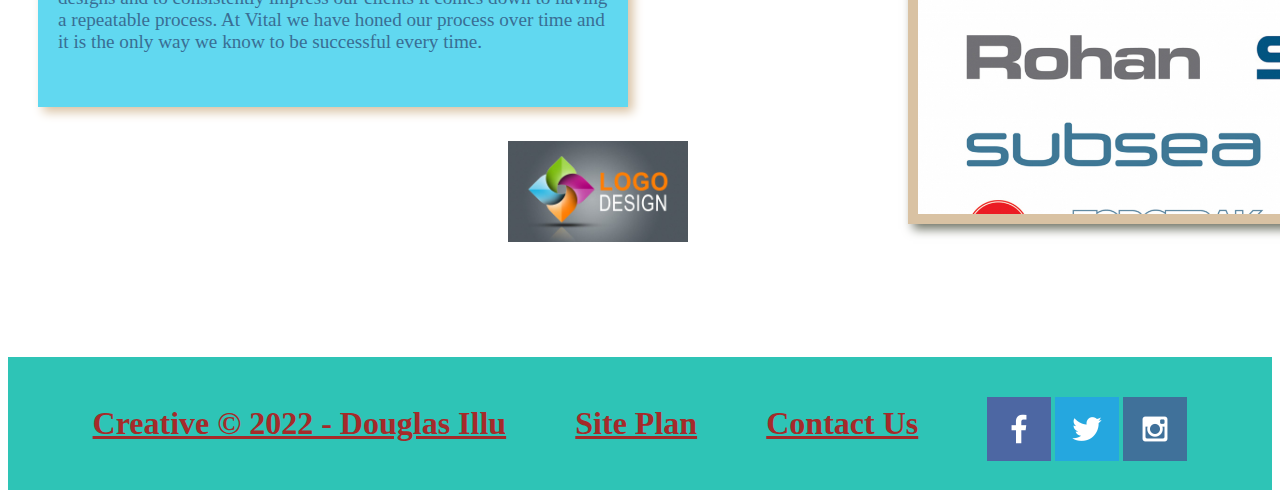
<file: personalsite/portfolio.html>
<!DOCTYPE html>
<html lang="en">
<head>
    <meta charset="UTF-8">
    <meta http-equiv="X-UA-Compatible" content="IE=edge">
    <meta name="viewport" content="width=device-width, initial-scale=1.0">
    <title>Portfolio</title>
    <link rel="stylesheet" href="styles/style.css">
</head>

<body>
    <div id="content2">
        <header>
            <a id="logo_link2" href="index.html">
                <img class="logo2" src="Images/images.png" alt="Creative logo">
            </a>
            <nav>
                <a href="index.html">Home</a>
                <a href="portfolio.html">Portfolio</a>
                <a href="aboutus.html">About Us</a>
                <a href="contactus.html">Contact Us</a>
                <a href="site-plan.html">Site Plan</a>
            </nav>
        </header>
        </div>
        <div id="creative2">
            <div id="creative2-box">
                <img id="creative2-img" src="Images/Portfolio1.jpg" alt="creative small logos">
            </div>
          </div>  
            <section id="creative2-msg">
                <h1 class="home-title6">Portfolio</h1>
                <h4>This page is to give information about the designs that the company runs. </h4>
                <div class='button-box6'>
                    <a class='book5' href="portfolio.html">Portfolio</a>
                </div>
            </section>
            <main class="home-grid6">
            <section class="msg-portfolio1">
                <h2> Portfolio.</h2>
                <p> Here you will find an attempt to categorize many overlapping art and design projects. 
                    This is a FUN job, where we are always working on something new and different. 
                    The majority of the gallery items are customer-initiated projects, for business applications. 
                    Rather than creating in one “signature” style, my work has been as varied as my clients. 
                    Together with them, we’ve created “at least one of everything.”
                    Throughout my career, I have been called on to serve as a one-person art department, working in whatever style or media the customer needs. 
                    At any given time we are developing logos, labels, editorial/book illustrations, publication layouts, brochures, web graphics, large banners…. 
                    if you don’t see a particular style or theme here, just contact me — I have probably done that, too
                    </p>
            </section>
            
                <section class="home6-card">
                    <img class="card6-img" src="Images/Portfolio4.jpg" alt="Creative Thinking">
                    <img class="icon2" src="Images/Logo1.jpg" alt="creative large logos">
                </section>
                <section class="msg-portfolio2">
                    <h3>Inspired logo design & development</h3>
                    <p> We’ve developed over 300 logos, created complex brand architectures, won logo design awards but what matters most- the next logo we design.
    
                        Why? Creating logos is the holy grail for a branding agency.  
                        Being a part of a logo design is like being part of the birth of a child- 
                        it’s an inspired opportunity, it’s the ultimate challenge, it’s a bestowed honor and for our designers it’s how they earn there stripes.  
                        A logo’s visibility is undeniable from websites and advertisements to signs and business cards a logo is the foundation of a brand.  
                        Knowing this we approach every logo design with an inspired dedication.
                        
                        When it comes to logo design, we have the right approach and we have some of the most talented designers on the web but this does not make a logo design strategy. 
                         To have successful results, to create award winning designs and to consistently impress our clients it comes down to having a repeatable process. 
                          At Vital we have honed our process over time and it is the only way we know to be successful every time.  </p>
                </section>
            </main>

            <footer>
                    <h3> Creative &copy; 2022 - Douglas Illu </h3>
                    <h3><a href="site-plan.html">Site Plan</a></h3>
                    <h3><a href="contactus.html">Contact Us</a></h3>
                    <div class="social">
                        <a href="https://facebook.com" target="_blank"> 
                            <img src="Images/facebook.png" alt="fb icon">
                        </a>
                        <a href="https://twitter.com" target="_blank">
                            <img src="Images/twitter.png" alt="twitter icon">
                        </a>
                        <a href="https://instagram.com" target="_blank">
                            <img src="Images/instagram.png" alt="instagram icon">
                        </a>
                    </div>
                </footer>  
    </body>
 </html>
</file>
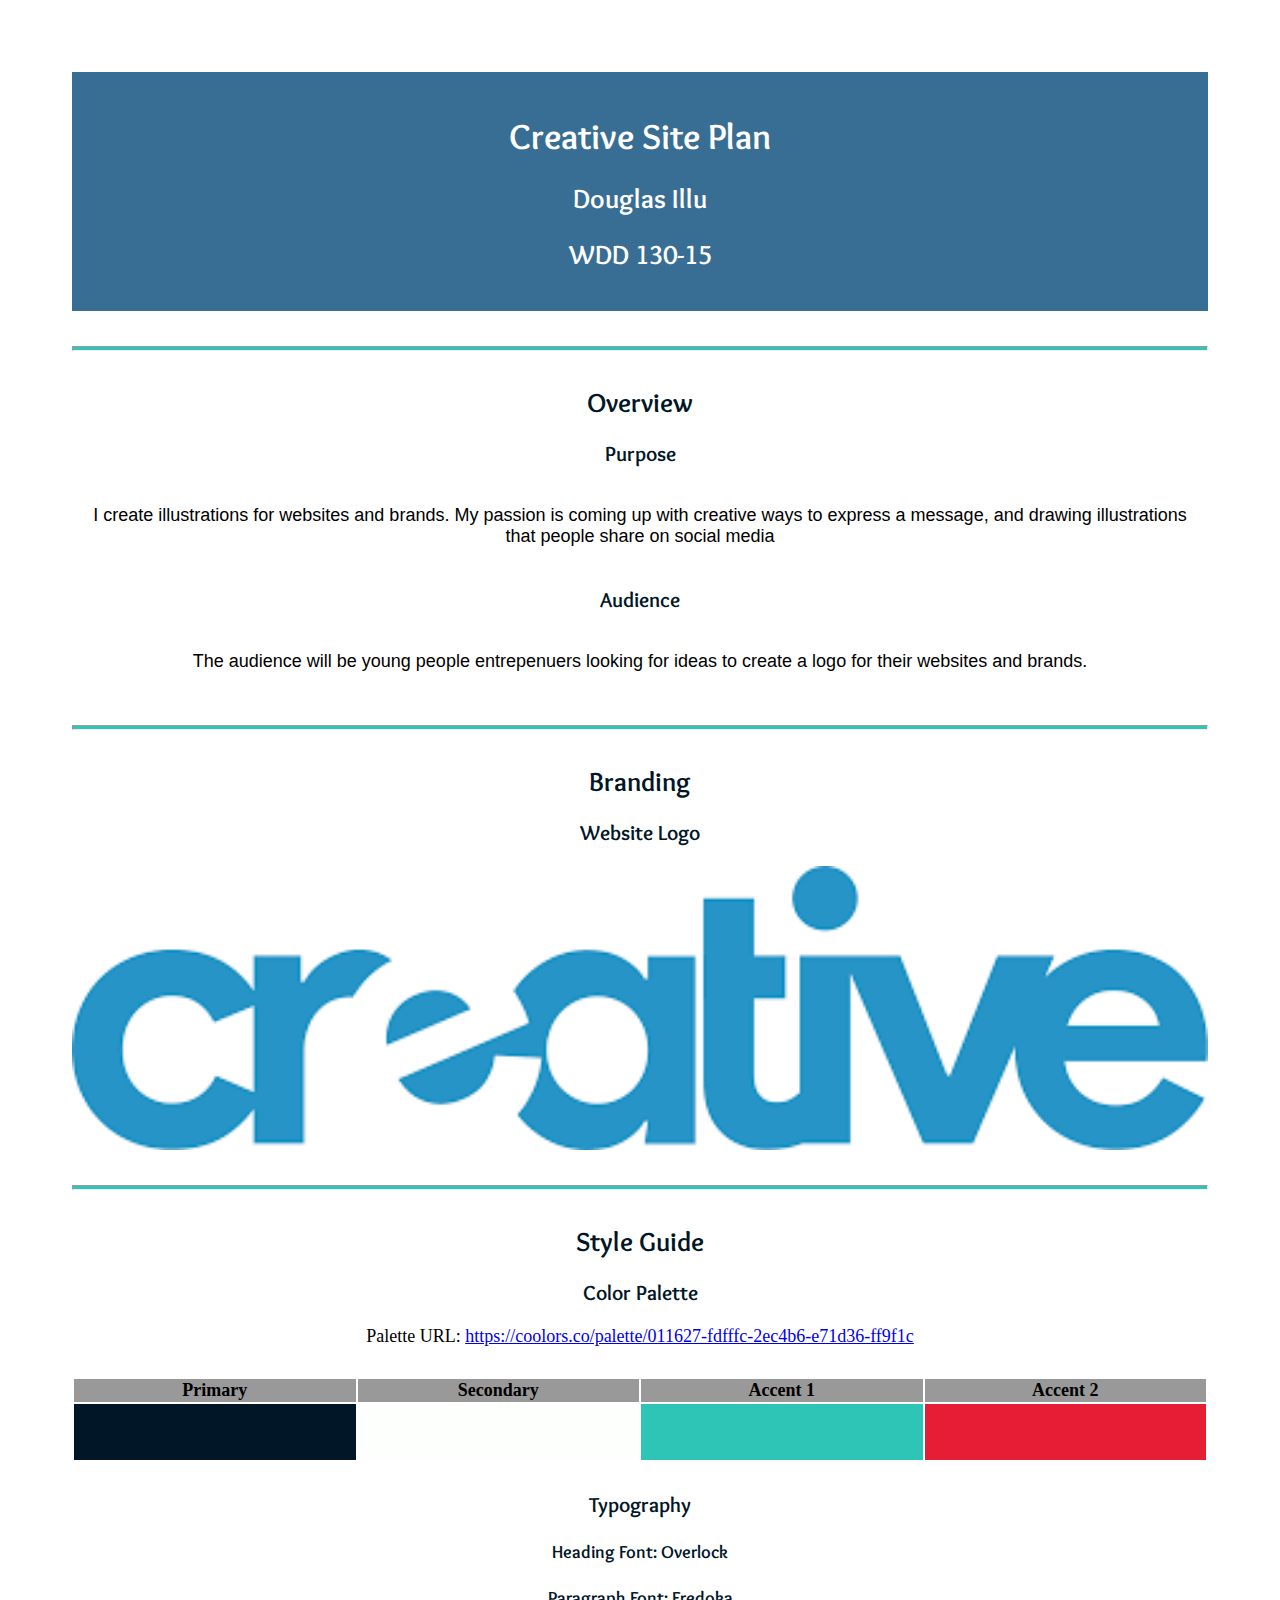
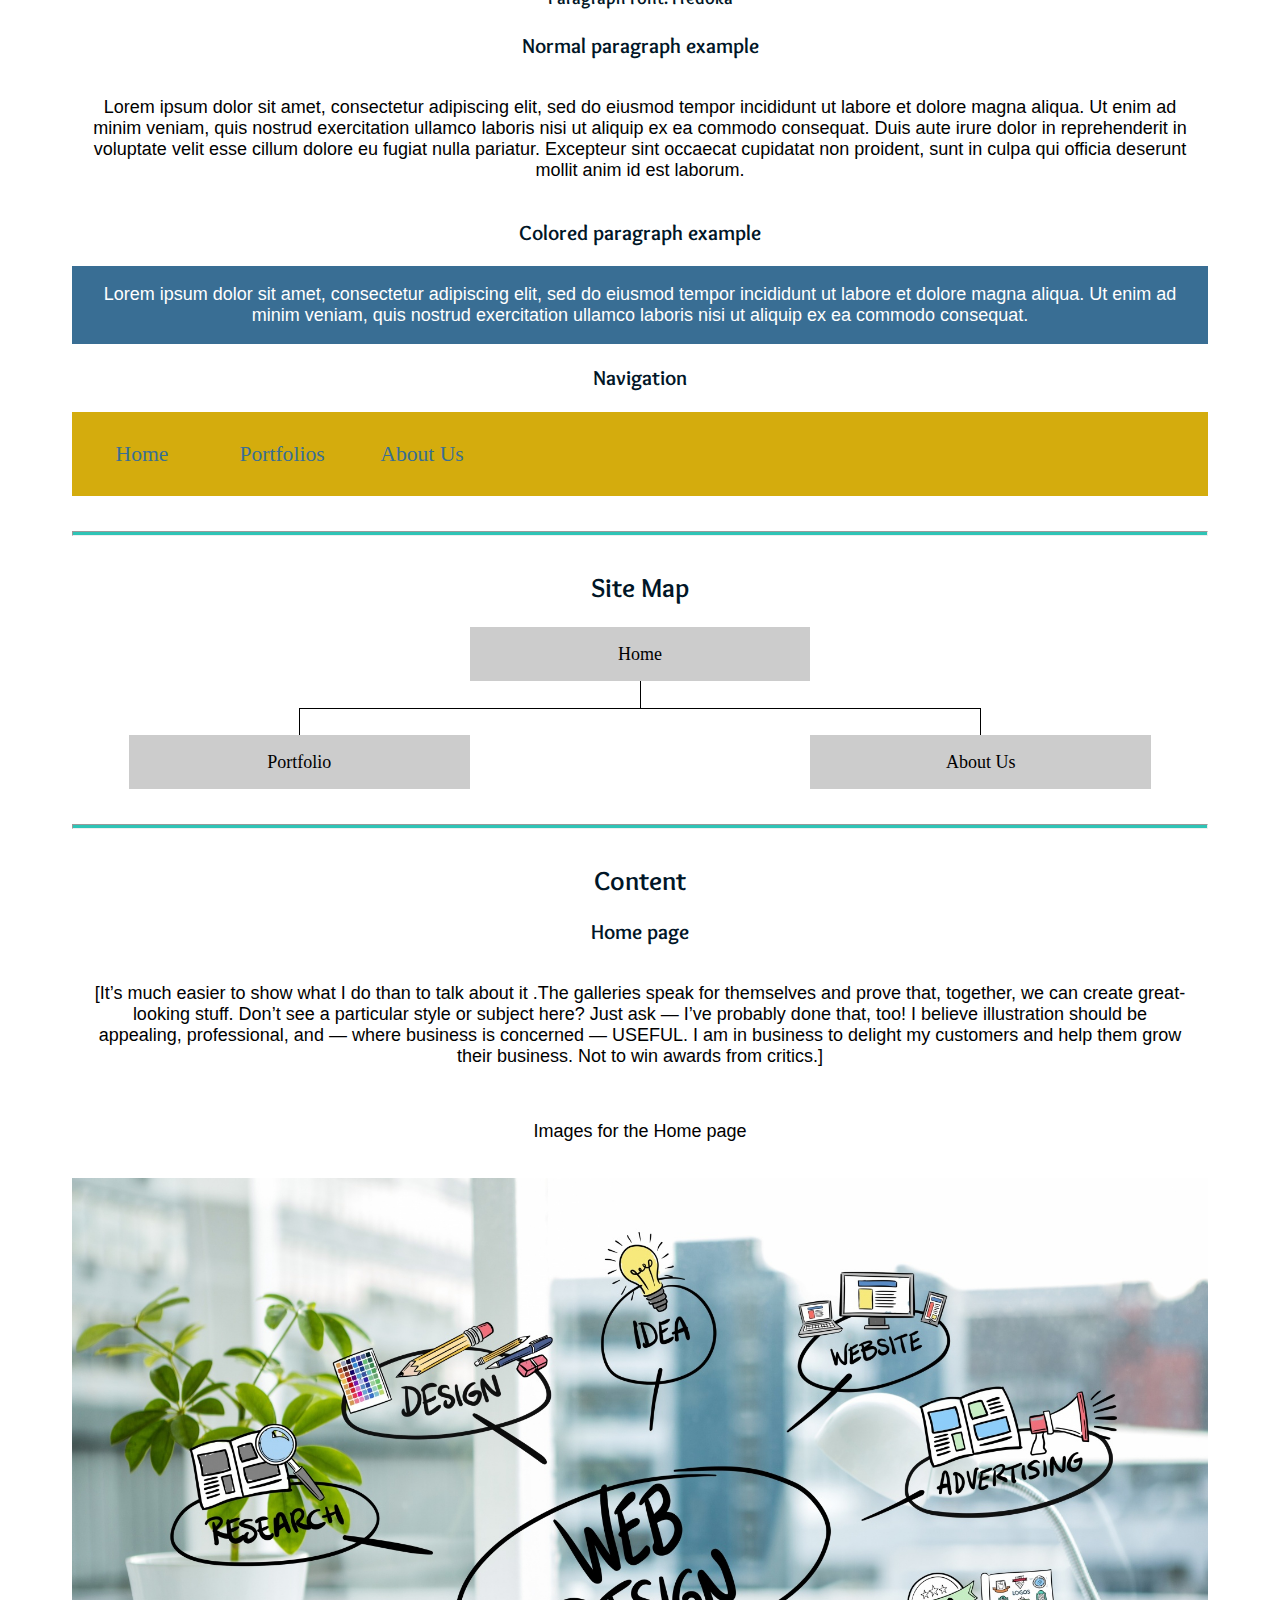
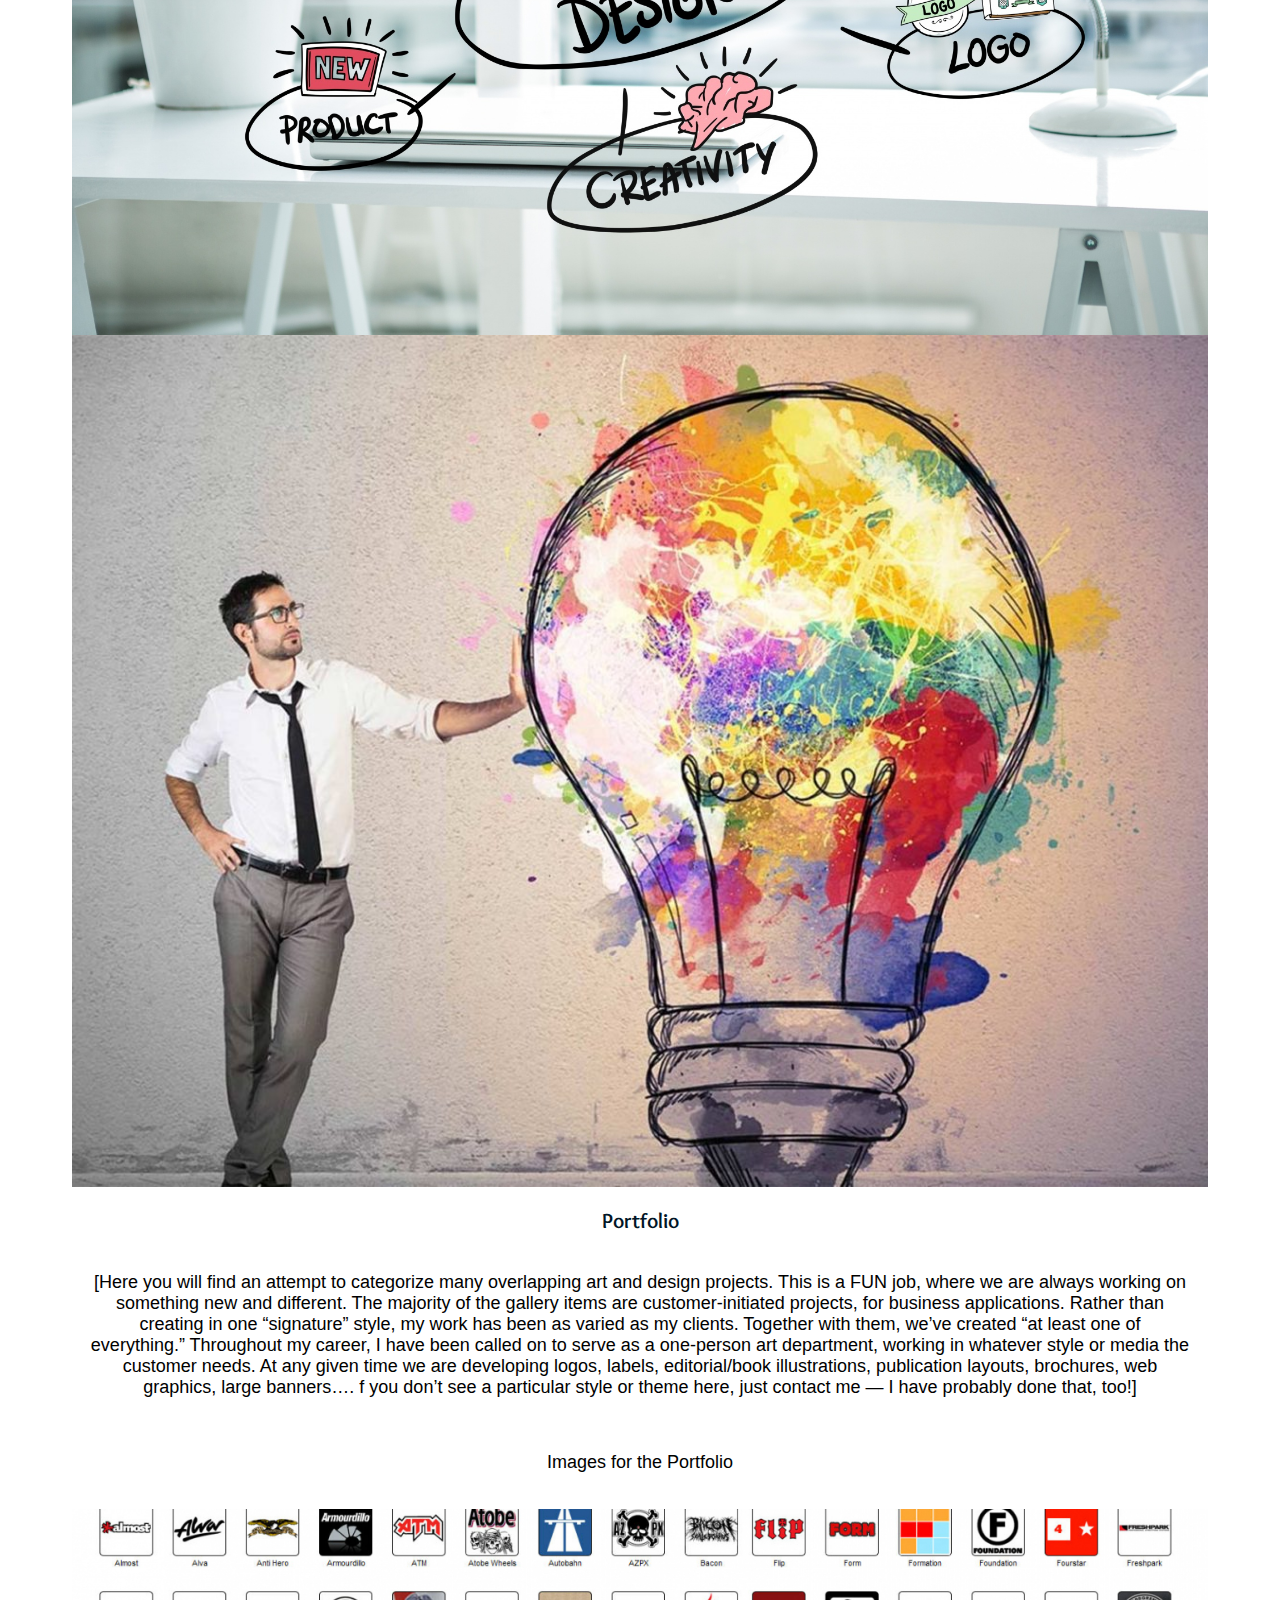
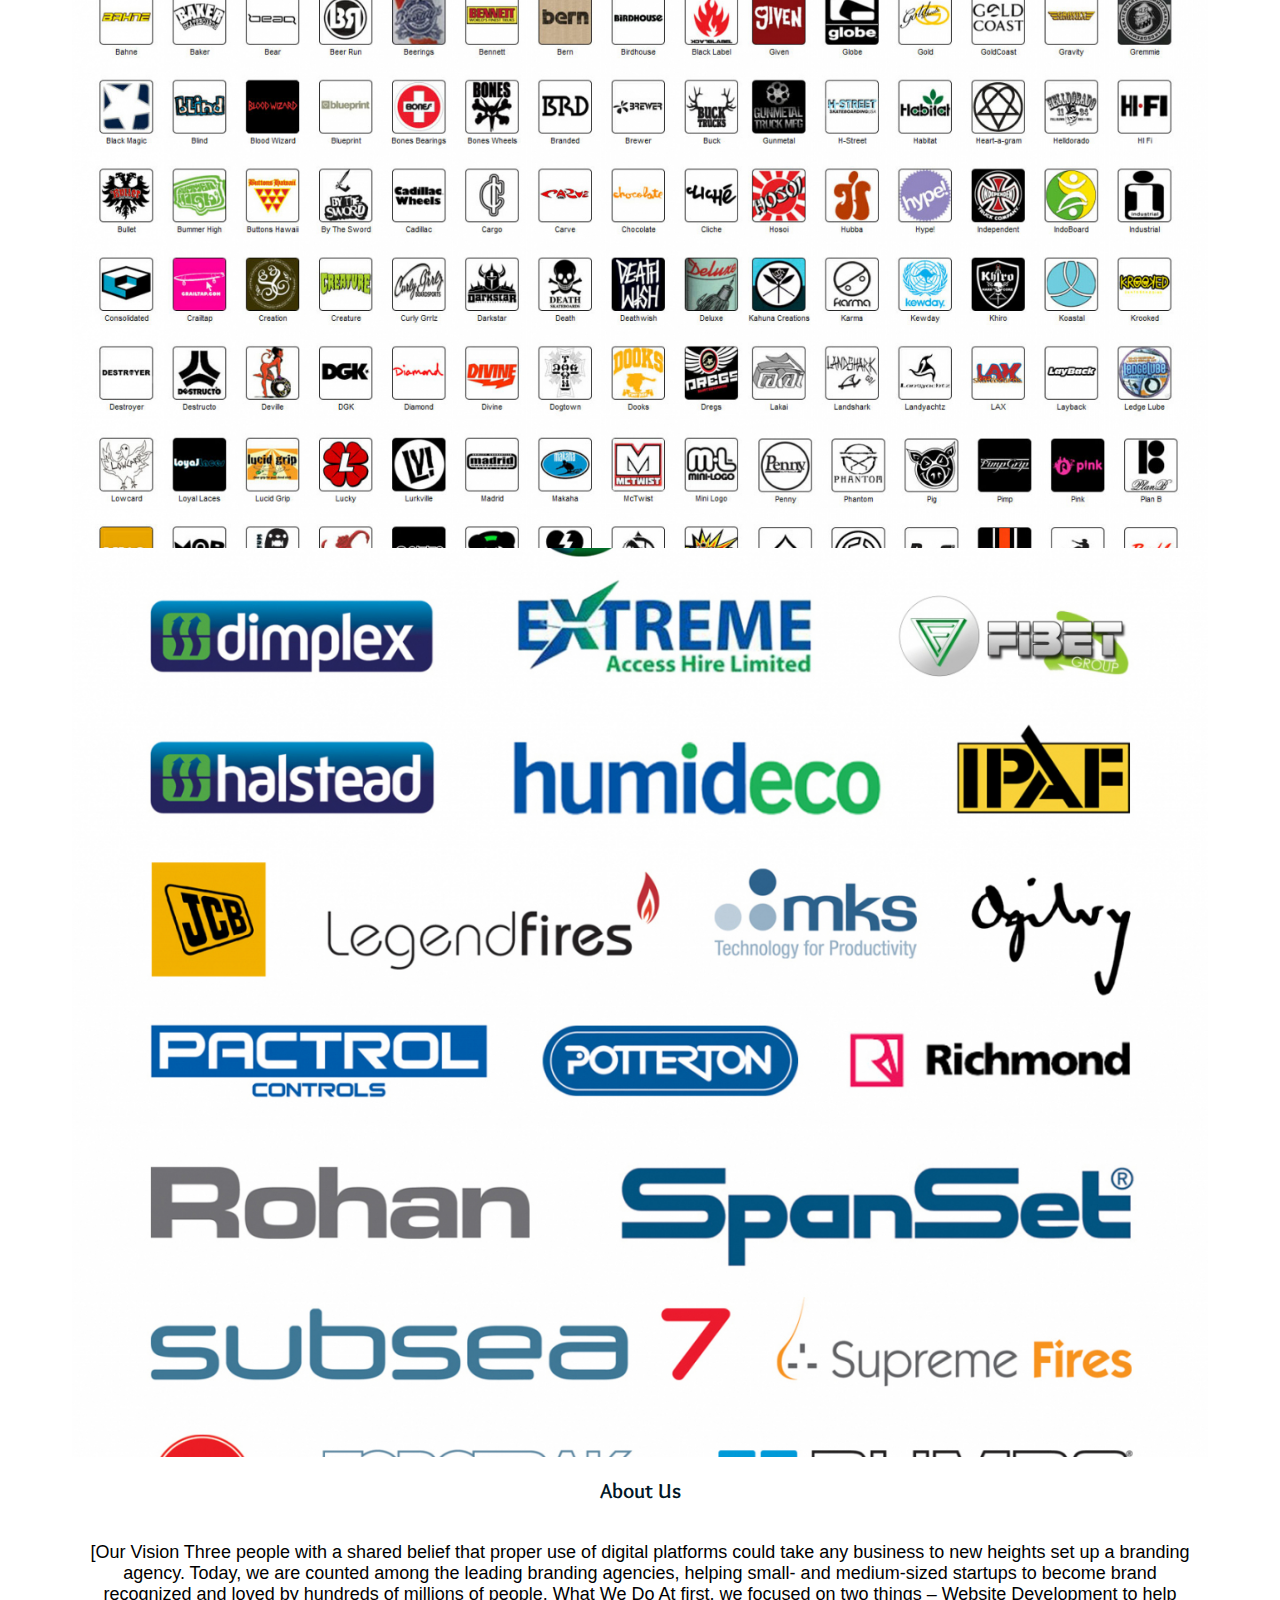
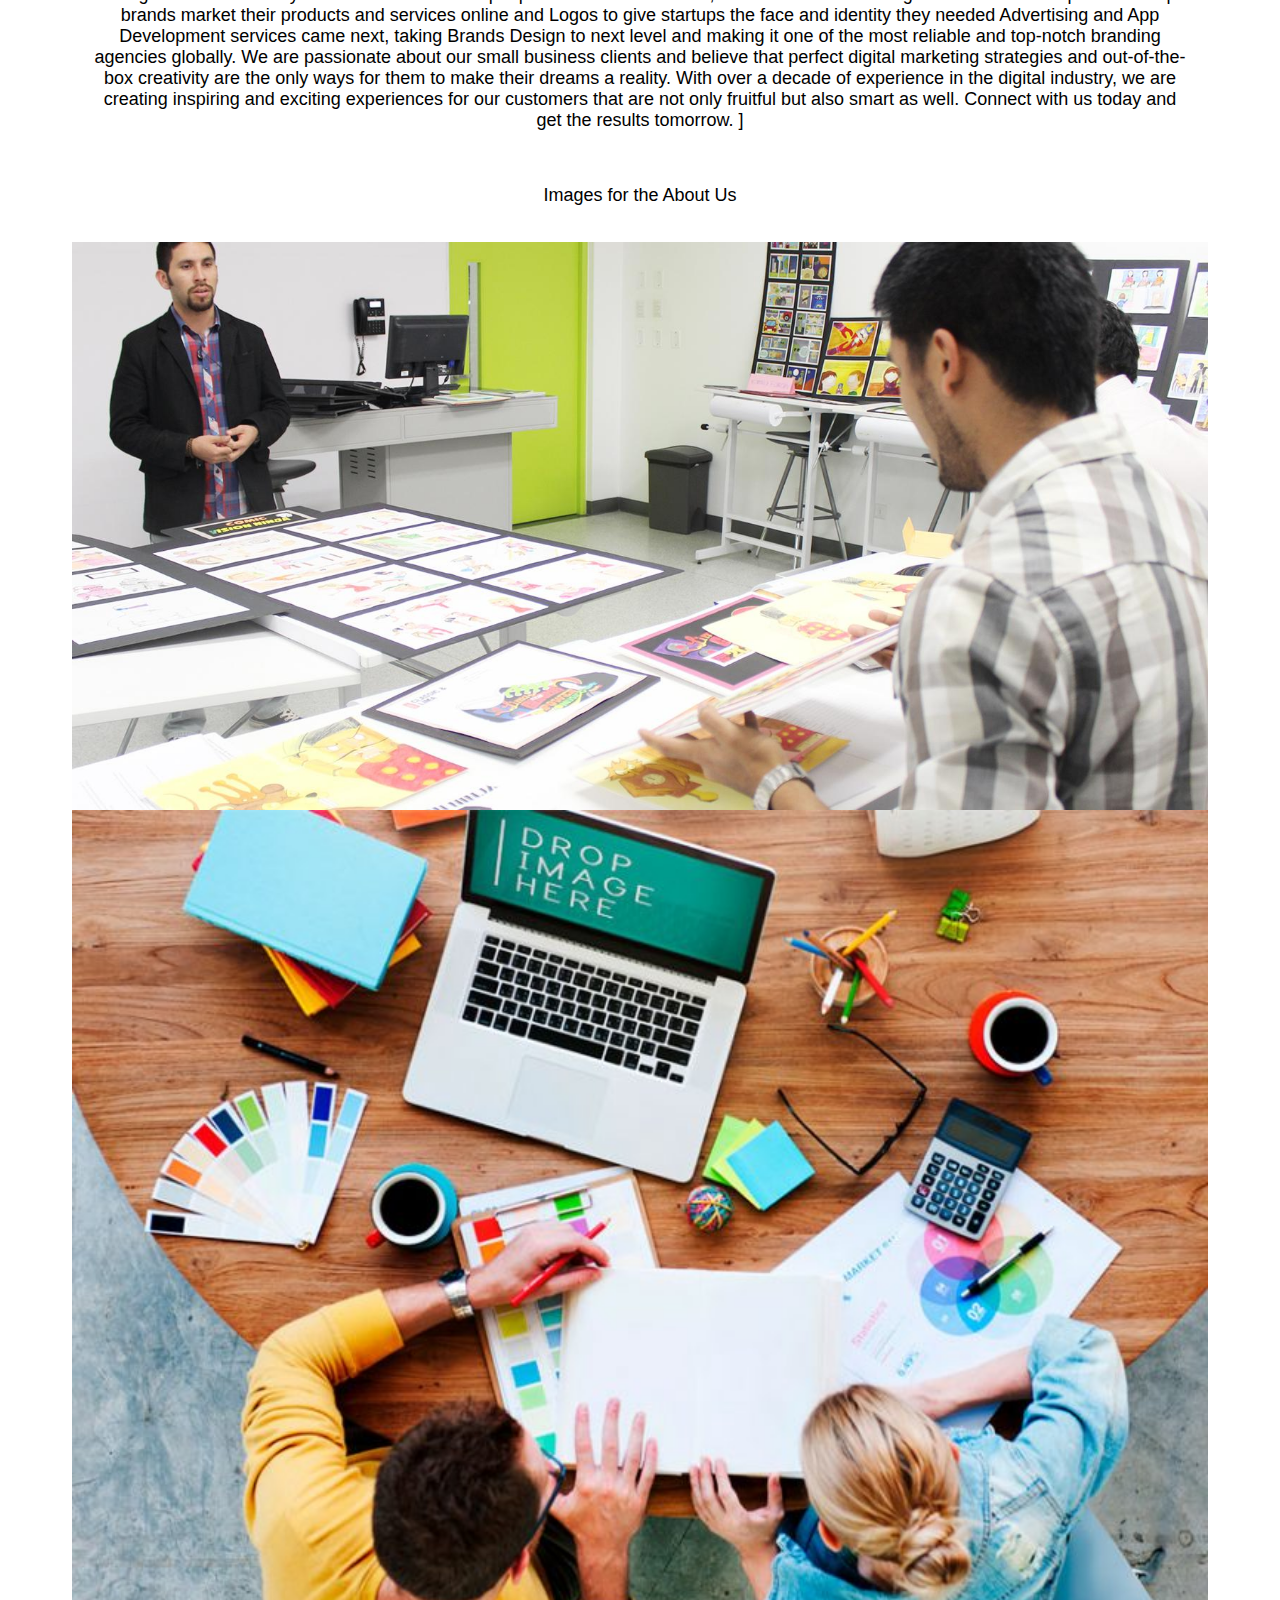
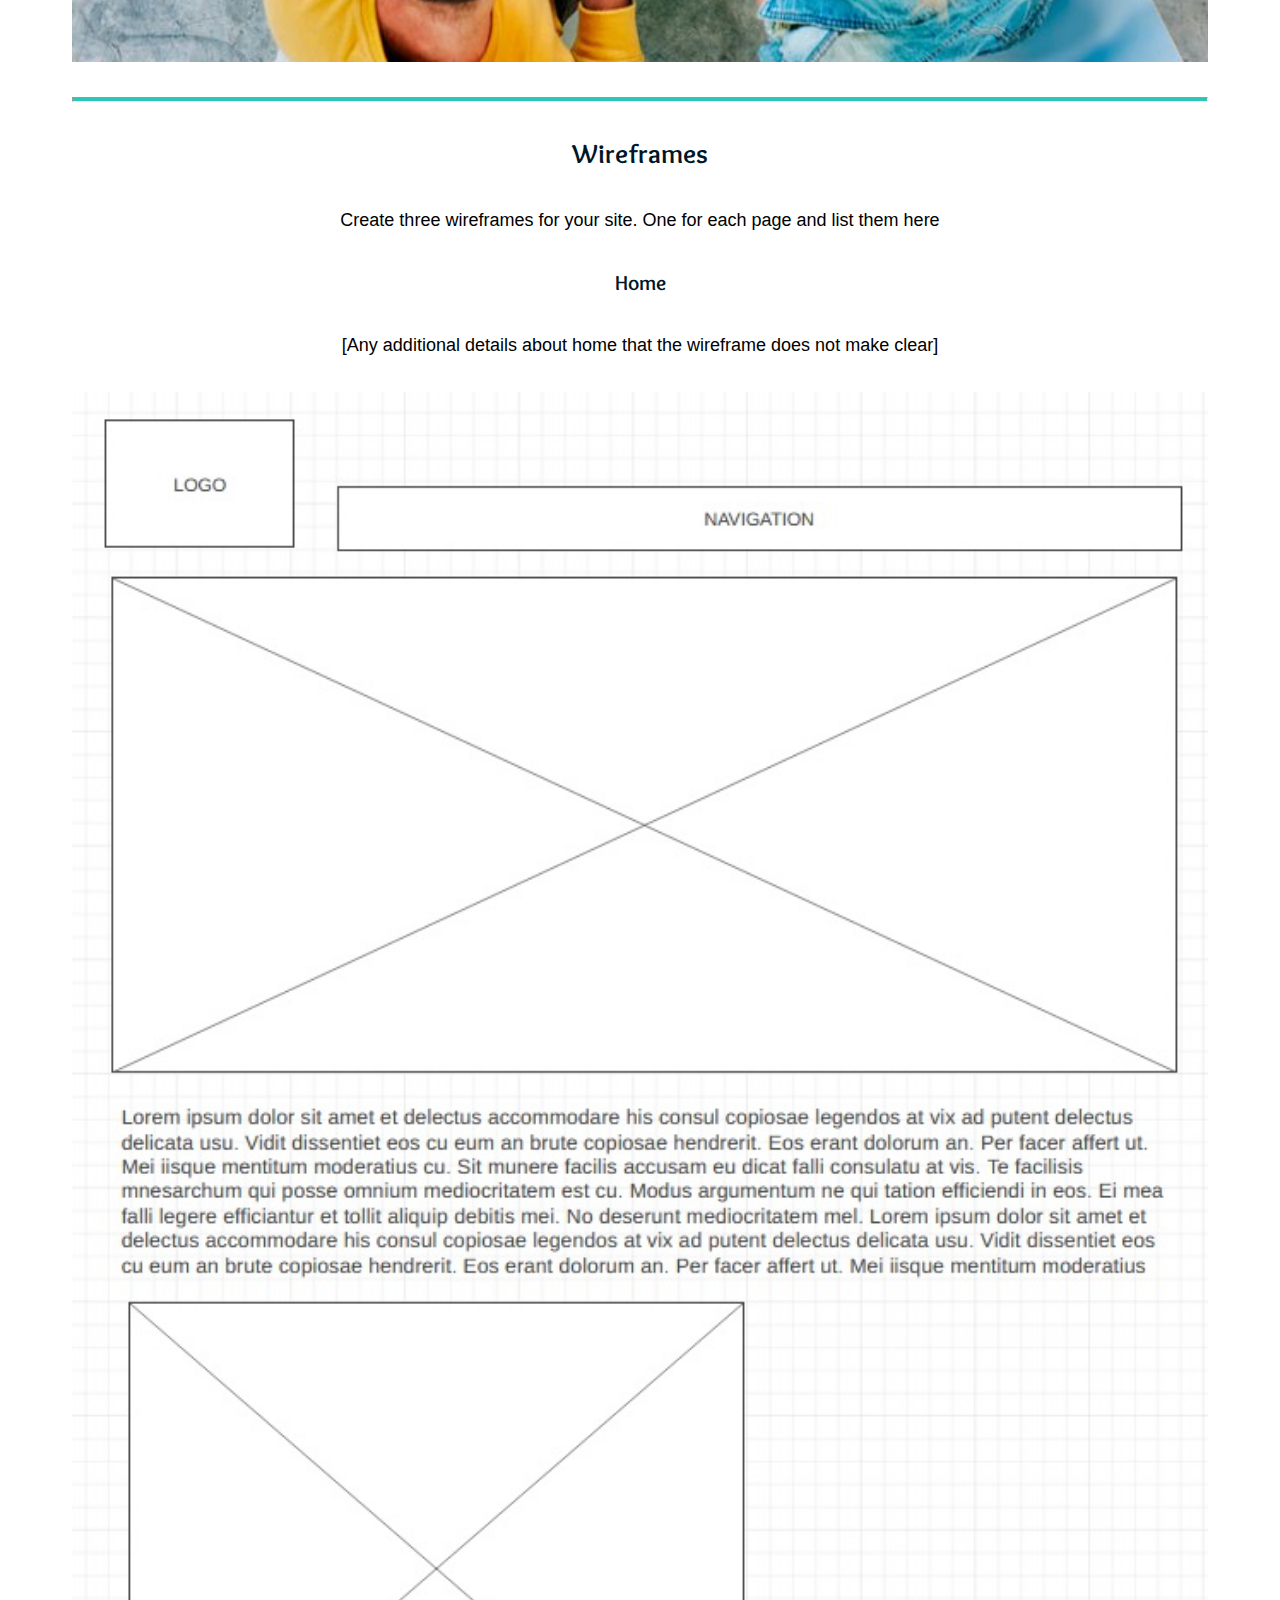
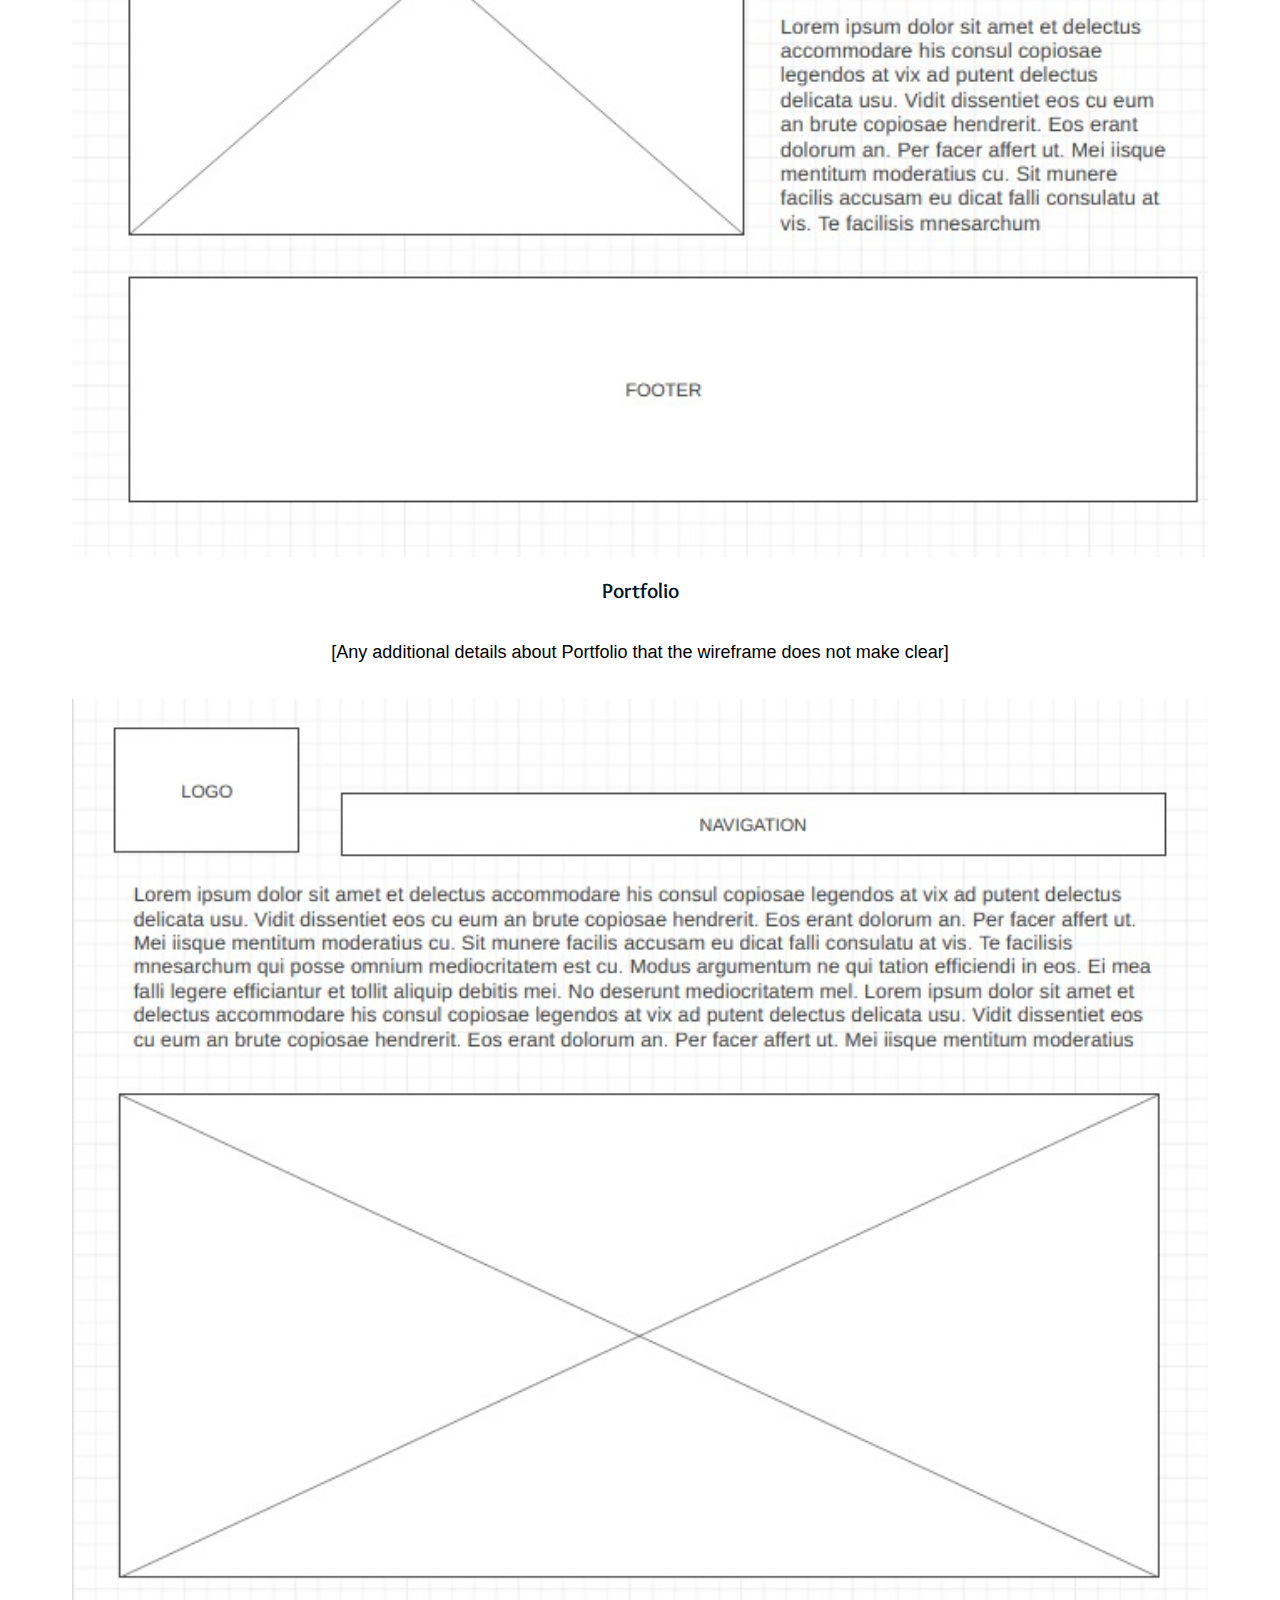
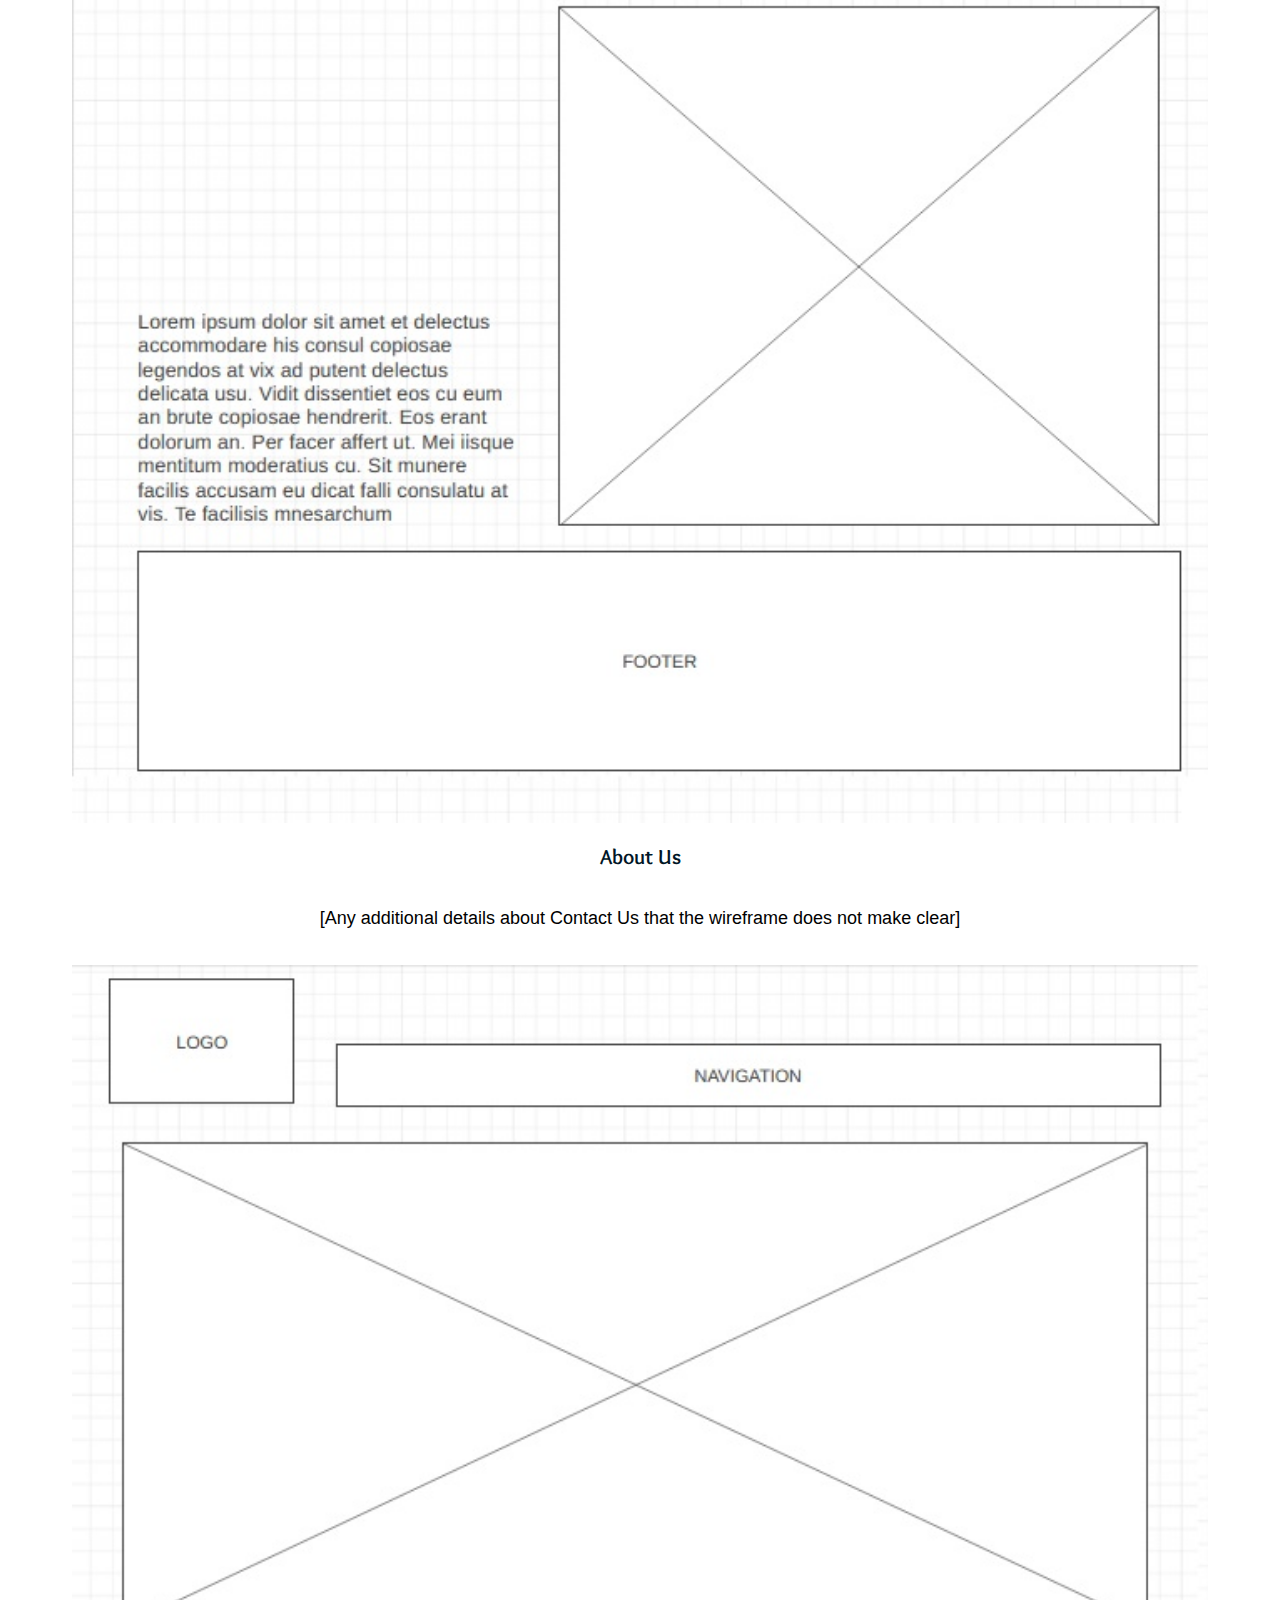
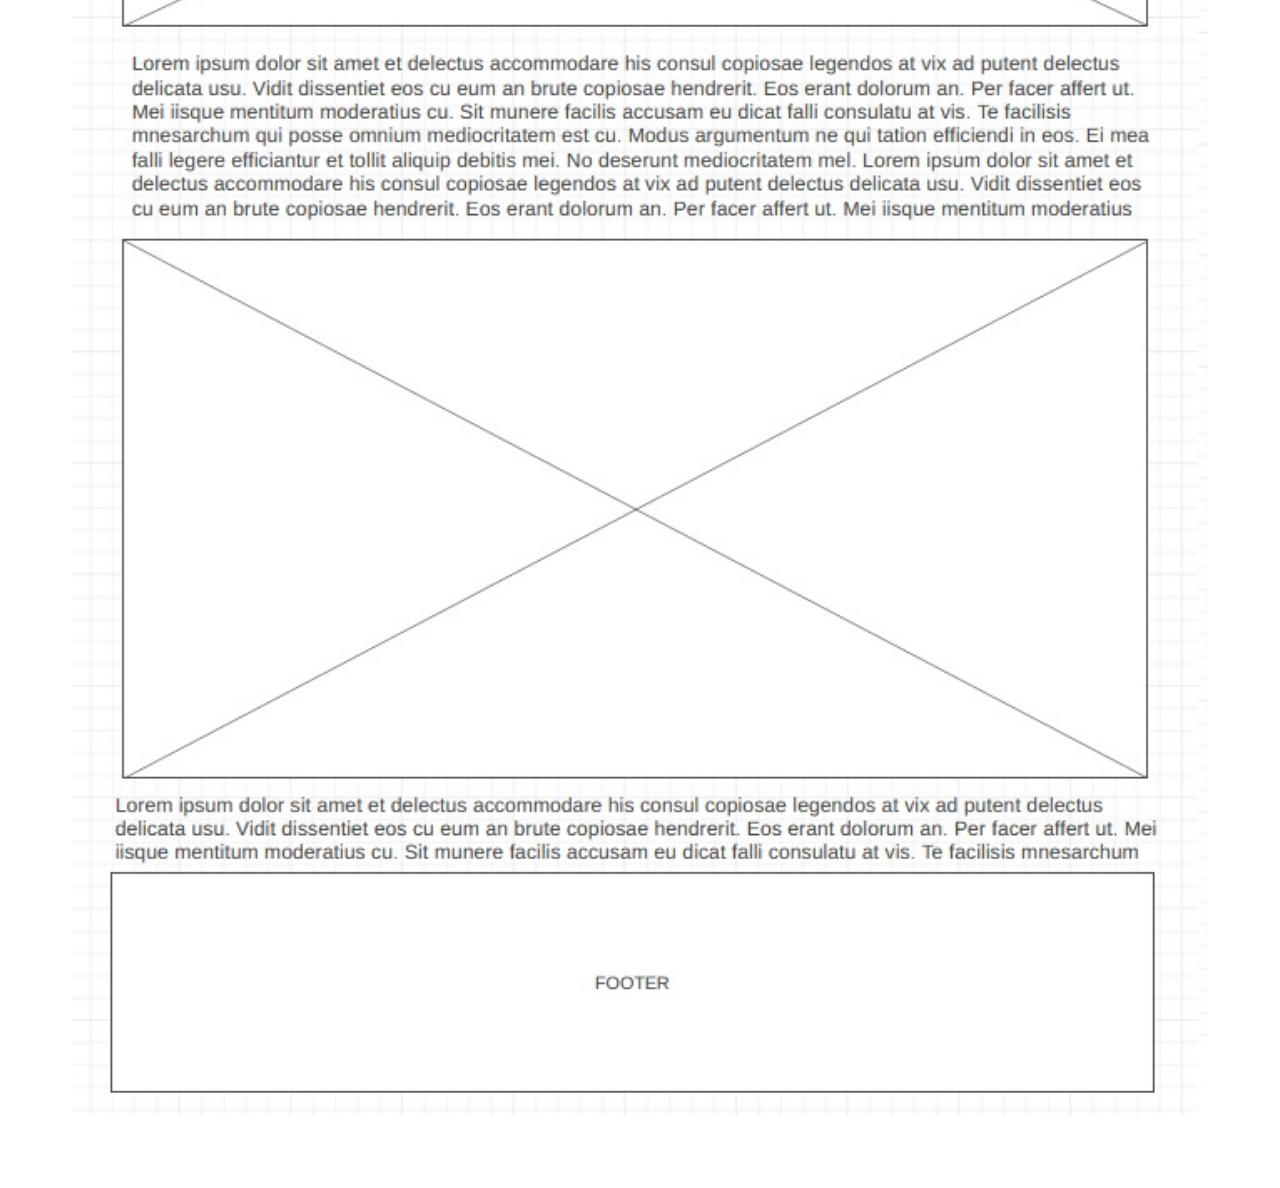
<file: personalsite/site-plan.html>
<!DOCTYPE html>
<html lang="en-us">
    
  <head>
    <meta charset="UTF-8">
    <meta http-equiv="X-UA-Compatible" content="IE=edge">
    <meta name="viewport" content="width=device-width, initial-scale=1.0">
    <title>Site Plan</title>
    <link type="text/css" rel="stylesheet" href="site-plan.css">
  </head>

  <body>
    <header>
      <h1>Creative Site Plan</h1>
      <h2>Douglas Illu</h2>
      <h2>WDD 130-15</h2>
      <!-- In the header above, add the name or your site, your name and class number. For example if you are in section 3 you would put WDD 130.03 -->
    </header>
    <main>

      <!-- ------------------------Steps 2-3------------------------------ -->
      <hr>
      <h2>Overview</h2>
      <h3>Purpose</h3>
      <p>I create illustrations for websites and brands. My passion is coming up with creative ways to express a message, and drawing illustrations that people share on social media</p>  <!-- change this -->
      <h3>Audience</h3>
      <p> The audience will be young people entrepenuers looking for ideas to create a logo for their websites and brands. </p>  <!-- change this -->

      <hr>
      <h2>Branding</h2>
      <h3>Website Logo</h3>
      <!-- Replace this with some sort of logo for your site.  A logo can be as simple as the name of your site in a nice font :) -->
      <img src="Images/images.png" alt="Logo image">
      <hr>
      <h2>
        Style Guide
      </h2>

      <!-- ------------------------Steps 4-8------------------------------ -->

      <h3>
        Color Palette
      </h3>
      <!--  The colors you choose for a website are one of the most important decisions you will make. Follow the instructions on the activity in iLearn then return and replace the color codes below with the hex color codes (the 6 digit numbers that show at the bottom of each color) for the colors you have chosen below.  You should have at least 2 colors but do not have to fill in all 4 if you do not need them.  -->

      <!-- Copy and paste the URL to your finished palette below Make sure to paste it into both spots -->
      Palette URL: <a href="https://coolors.co/palette/011627-fdfffc-2ec4b6-e71d36-ff9f1c" target="_blank">https://coolors.co/palette/011627-fdfffc-2ec4b6-e71d36-ff9f1c</a>


      <table class="colors">
        <tr><th>Primary</th><th>Secondary</th><th>Accent 1</th><th>Accent 2</th></tr>
        <!-- Replace the numbers in the boxes below with your hex color codes. Then switch to the site-plan.css file and change your colors there as well. -->
        <tr><td class="primary"><div #011627=""></div></td><td class="secondary"><div #fdfffc=""></div></td><td class="accent1"><div #2ec4b6=""></div></td><td class="accent2"><div #e71d36=""></div></td></tr>
      </table>

      <!-- ------------------------Step 9------------------------------ -->

      <h3>
        Typography
      </h3>
      <!-- Choose a font for your paragraphs (body copy) and headlines. What font(s) have you chosen? Why did you choose what you did?  Make sure to review the list of web safe fonts at W3Schools.org as a starting point.  Think also about which of your colors above you might use for background and font colors. -->

      <h4>
        Heading Font: Overlock  <!-- change this -->
      </h4>
      <h4>
        Paragraph Font: Fredoka  <!-- change this -->
      </h4>
      <h3>
        Normal paragraph example
      </h3>
      <p>
        Lorem ipsum dolor sit amet, consectetur adipiscing elit, sed do eiusmod tempor incididunt ut labore et dolore magna aliqua. Ut enim ad minim veniam, quis nostrud exercitation ullamco laboris nisi ut aliquip ex ea commodo consequat. Duis aute irure dolor in reprehenderit in voluptate velit esse cillum dolore eu fugiat nulla pariatur. Excepteur sint occaecat cupidatat non proident, sunt in culpa qui officia deserunt mollit anim id est laborum.
      </p>
      <h3>
        Colored paragraph example
      </h3>
      <p class="colored">
        Lorem ipsum dolor sit amet, consectetur adipiscing elit, sed do eiusmod tempor incididunt ut labore et dolore magna aliqua. Ut enim ad minim veniam, quis nostrud exercitation ullamco laboris nisi ut aliquip ex ea commodo consequat. 
      </p>

      <!-- ------------------------Step 10------------------------------ -->

      <h3>
        Navigation
      </h3>
      <!-- Think about how you want your navigation bar to look. In the site-plan.css file change the colors to your colors to get the look you desire. --> 
      <nav>
        <a href="site-plan.html">Home</a>
        <a href="portfolio.html">Portfolios</a>
        <a href="aboutus.html">About Us</a>
      </nav>
      <hr>
      <h2>
        Site Map
      </h2>
      <div class="sitemap">
        <div class="sm-home">
          Home
        </div>
        <div class="sm-page2">
          Portfolio <!-- change this -->
        </div>
        <div class="sm-page3">
          About Us   <!-- change this -->
        </div>

        <div class="top">
          &nbsp;
        </div>
        <div class="left">
          &nbsp;
        </div>
        <div class="right">
          &nbsp;
        </div>

      </div>

      <!-- --------Content Section -------------- -->
      <hr>
      <h2>
        Content
      </h2>
      <h3>Home page</h3>
      <p>
        [It’s much easier to show what I do than to talk about it .The galleries speak for themselves and prove that, together, we can create great-looking stuff.
        Don’t see a particular style or subject here? Just ask — I’ve probably done that, too! I believe illustration should be appealing, professional,  and — where business is concerned — USEFUL.
        I am in business to delight my customers and help them grow their business. Not to win awards from critics.]
      </p>
      <p>Images for the Home page</p>
        <img src="Images/Home1.jpg" alt="image for homepage">
        <img src="Images/Home2.jpg" alt="image for homepage">

      </ul>
      <h3>Portfolio</h3>
      <p>
        [Here you will find an attempt to categorize many overlapping art and design projects. This is a FUN job, where we are always working on something new and different. 
        The majority of the gallery items are customer-initiated projects, for business applications.
        Rather than creating in one “signature” style, my work has been as varied as my clients. Together with them, we’ve created “at least one of everything.”
        Throughout my career, I have been called on to serve as a one-person art department, working in whatever style or media the customer needs.
        At any given time we are developing logos, labels, editorial/book illustrations, publication layouts, brochures, web graphics, large banners….
        f you don’t see a particular style or theme here, just contact me — I have probably done that, too!]
      </p>
      <p>Images for the Portfolio</p>
        <img src="Images/Portfolio1.jpg" alt="image for page">
        <img src="Images/Portfolio4.jpg" alt="image for page">

      </ul>
      <h3>About Us</h3>
      <p>
        [Our Vision
        Three people with a shared belief that proper use of digital platforms could take any business to new heights set up a branding agency. 
        Today, we are counted among the leading branding agencies, helping small- and medium-sized startups to become brand recognized and loved by hundreds of millions of people.
        What We Do
        At first, we focused on two things – Website Development to help brands market their products and services online and Logos to give startups the face and identity they needed
        Advertising and App Development services came next, taking Brands Design to next level
        and making it one of the most reliable and top-notch branding agencies globally.
        We are passionate about our small business clients and believe that perfect digital marketing strategies and out-of-the-box creativity are the only ways for them to make their dreams a reality.
        With over a decade of experience in the digital industry, we are creating inspiring and exciting experiences for our customers that are not only fruitful but also smart as well.
        Connect with us today and get the results tomorrow.
        ]
      </p>
      <p>Images for the About Us</p>
        <img src="Images/Designers4.jpg" alt="image for page3">
        <img src="Images/Designers1.jpg" alt="image for page3">

      </ul>
      <hr>
      <h2>
        Wireframes
      </h2>
      <p>
        Create three wireframes for your site. One for each page and list them here</p>

      <h3>Home</h3>
      <p>         
        [Any additional details about home that the wireframe does not make clear]
      </p>
      <img src="Images/Wireframes/Home.jpg" alt="home page wireframe">

      <h3>Portfolio</h3>
      <p>         
        [Any additional details about Portfolio that the wireframe does not make clear]
      </p>
      <img src="Images/Wireframes/Portfolio.jpg" alt="Portfolio wireframe">

      <h3>About Us</h3>
      <p>         
        [Any additional details about Contact Us that the wireframe does not make clear]
      </p>
      <img src="Images/Wireframes/Aboutus.jpg" alt="About Us wireframe">
    </main>
  </body>

</html>
</file>
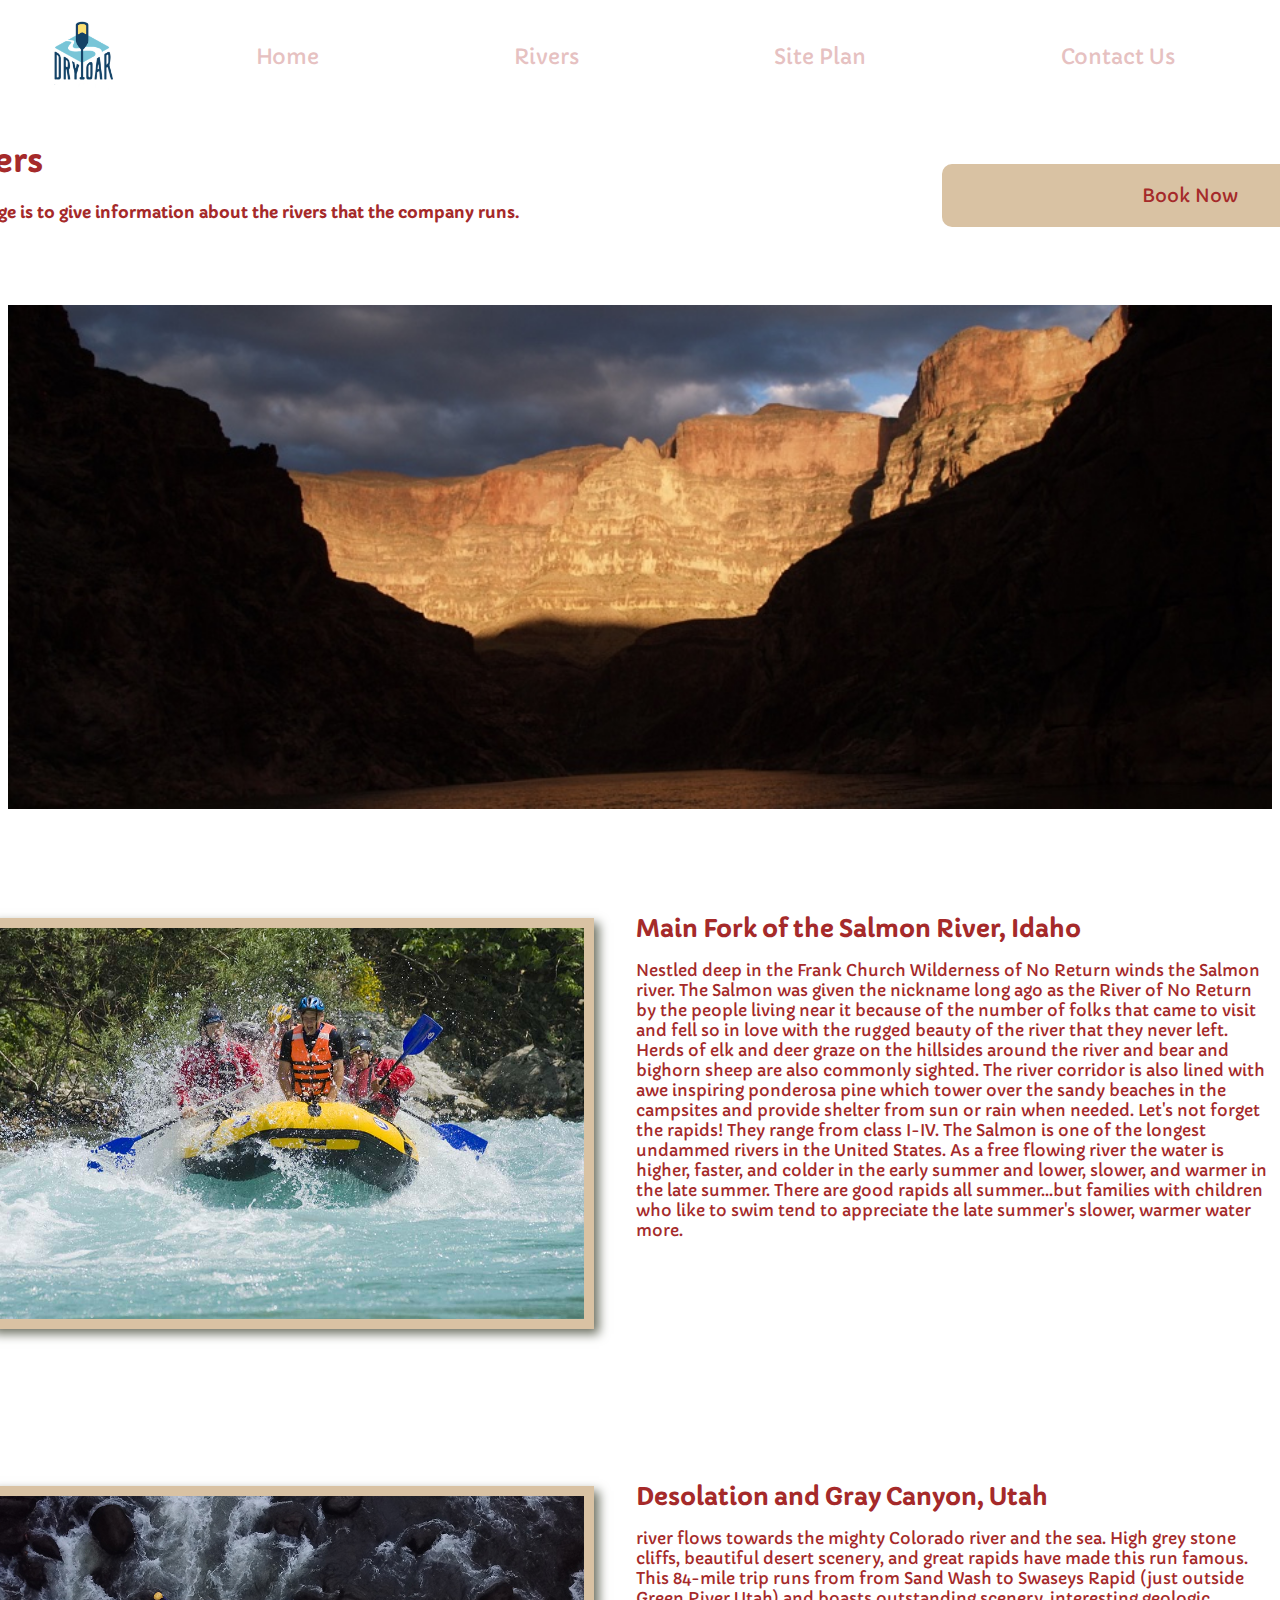
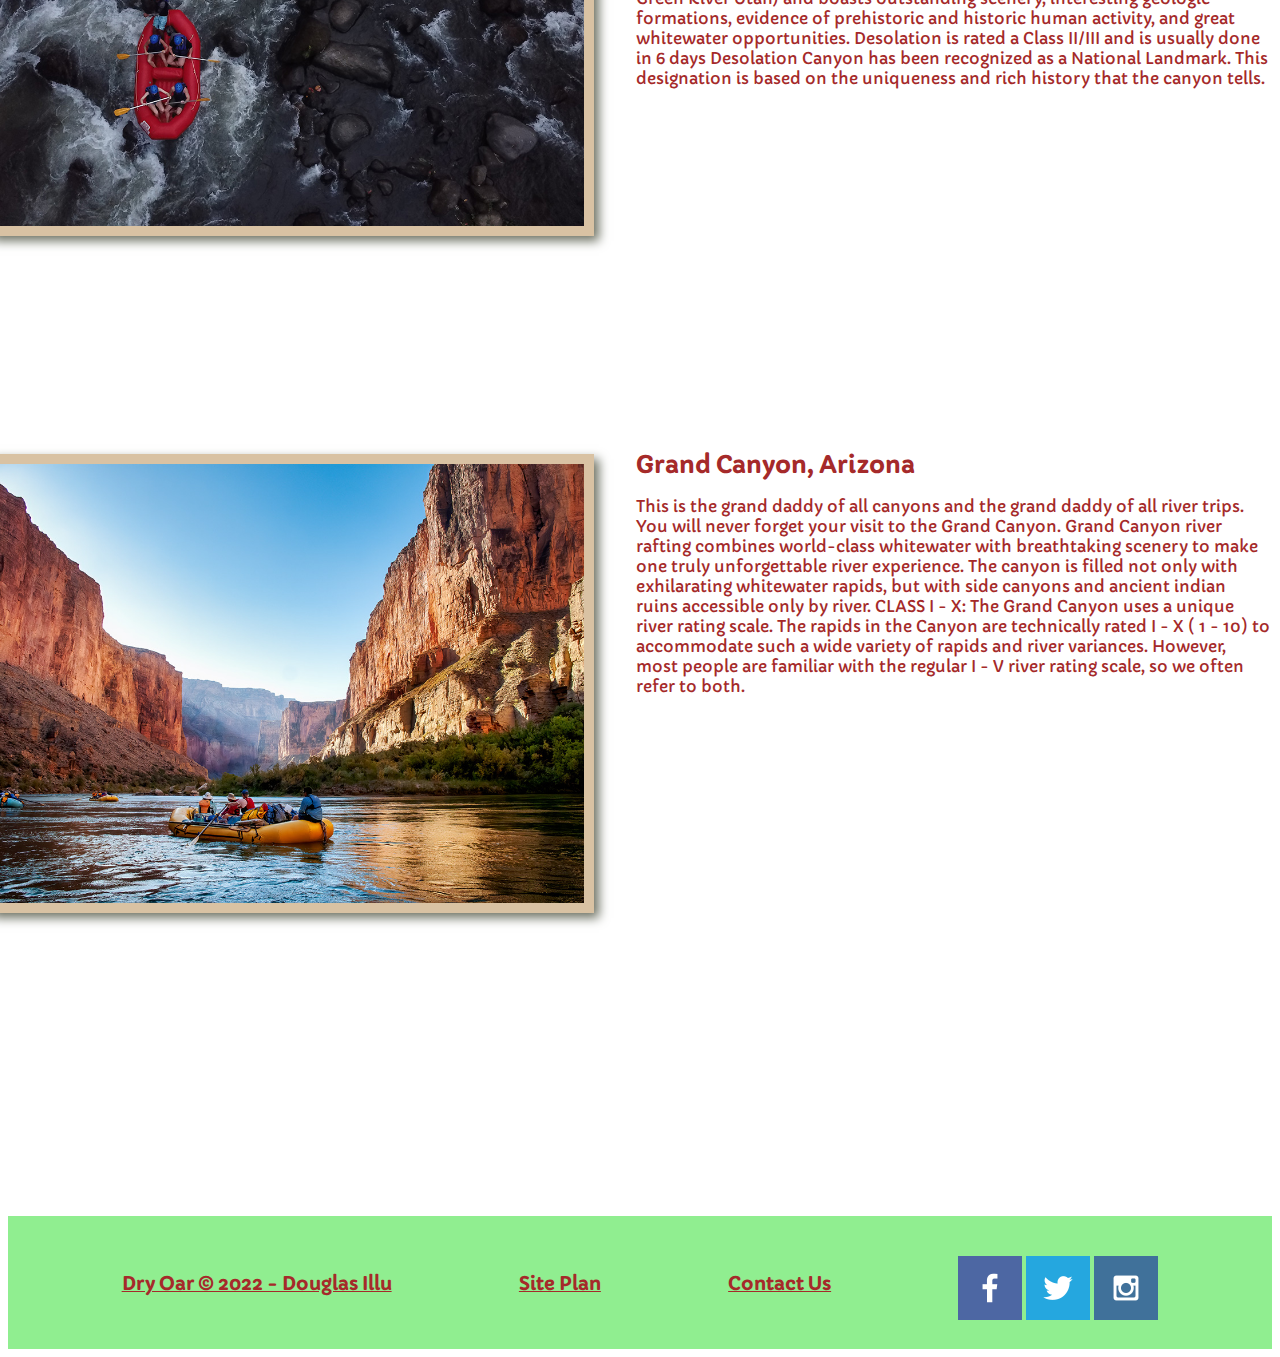
<file: wwr/rivers.html>
<!DOCTYPE html>
<html lang="en">
<head>
    <meta charset="UTF-8">
    <meta http-equiv="X-UA-Compatible" content="IE=edge">
    <meta name="viewport" content="width=device-width, initial-scale=1.0">
    <title>Rivers</title>
    <link rel="stylesheet" href="styles/style.css">
</head>
<body>
    <div id="content2">
    <header>
        <a id="logo_link" href="index.html">
            <img class="logo" src="images/logo.png" alt="Dry Oar logo">
        </a>
        <nav>
            <a href="index.html">Home</a>
            <a href="rivers.html">Rivers</a>
            <a href="site-plan-rafting.html">Site Plan</a>
            <a href="contactus.html">Contact Us</a>
        </nav>
    </header>
    <div id="Riversp">
        <div id="River-box">
            <img id="riverp-img" src="images/Rivers/river-evening-wide.jpg" alt="River Evening">
        </div>
        <section id="river-msg">
            <h1 class="home-little2">Rivers</h1>
            <h4>This page is to give information about the rivers that the company runs. </h4>
            <div class='button-box2'>
                <a class='book2' href="rates.html">Book Now</a>
            </div>
        </section>
    </div>
    <main class="home-grid2">
        <section class="salmon-card">
            <img class="card2-img" src="images/Rivers/rafting62_1024.jpg" alt="Enjoying at Salmon River">
            <img class="icon" src="images/river_icon.png" alt="river icon">
        </section>
        <section class="msg-salmon">
            <h2>Main Fork of the Salmon River, Idaho</h2>
            <p> Nestled deep in the Frank Church Wilderness of No Return winds the Salmon river. 
                The Salmon was given the nickname long ago as the River of No Return by the people living near it
                 because of the number of folks that came to visit and fell so in love with the rugged beauty of the river that they never left.

                Herds of elk and deer graze on the hillsides around the river and bear and bighorn sheep are also commonly sighted. 
                The river corridor is also lined with awe inspiring ponderosa pine which tower over the sandy beaches in the campsites and provide shelter from 
                sun or rain when needed.
                
                Let's not forget the rapids! They range from class I-IV. The Salmon is one of the longest undammed rivers in the United States.
                As a free flowing river the water is higher, faster, and colder in the early summer and lower, slower, and warmer in the late summer.
                There are good rapids all summer...but families with children who like to swim tend to appreciate the late summer's slower, warmer water more.  </p>
        </section>
        <section class="desolation-card">
            <img class="card2-img" src="images/Rivers/rafting16_1024.jpg" alt="Top View River">
            <img class="icon" src="images/fire_icon.png" alt="fire icon">
            </section>
            <section class="msg-desolation">
            <h2>Desolation and Gray Canyon, Utah</h2>
            <p> river flows towards the mighty Colorado river and the sea. High grey stone cliffs, beautiful desert scenery, and great rapids have made this run famous. 
                This 84-mile trip runs from from Sand Wash to Swaseys Rapid (just outside Green River Utah) and boasts outstanding scenery, interesting geologic formations,
                 evidence of prehistoric and historic human activity, and great whitewater opportunities.

                Desolation is rated a Class II/III and is usually done in 6 days
                
                Desolation Canyon has been recognized as a National Landmark.  This designation is based on the uniqueness and rich history that the canyon tells. </p>
        </section>
             <section class="canyon-card">
            <img class="card2-img" src="images/Rivers/rafting11_1024.jpg" alt="rafting boat">
            <img class="icon" src="images/oars.png" alt="oars icon">
            </section>
            <section class="msg-canyon">
            <h2>Grand Canyon, Arizona</h2> 
            <p> This is the grand daddy of all canyons and the grand daddy of all river trips. You will never forget your visit to the Grand Canyon.

                Grand Canyon river rafting combines world-class whitewater with breathtaking scenery to make one truly unforgettable river experience. 
                The canyon is filled not only with exhilarating whitewater rapids, but with side canyons and ancient indian ruins accessible only by river.
                
                CLASS I - X: The Grand Canyon uses a unique river rating scale. 
                The rapids in the Canyon are technically rated I - X ( 1 - 10) to accommodate such a wide variety of rapids and river variances. 
                However, most people are familiar with the regular I - V river rating scale, so we often refer to both.  </p>
        </section>
      </main>  
    <footer>
        <h3> Dry Oar &copy; 2022 - Douglas Illu </h3>
        <h3><a href="site-plan-rafting.html">Site Plan</a></h3>
        <h3><a href="contactus.html">Contact Us</a></h3>
        <div class="social">
            <a href="https://facebook.com" target="_blank"> 
                <img src="images/facebook.png" alt="fb icon">
            </a>
            <a href="https://twitter.com" target="_blank">
                <img src="images/twitter.png" alt="twitter icon">
            </a>
            <a href="https://instagram.com" target="_blank">
                <img src="images/instagram.png" alt="instagram icon">
            </a>
        </div>
    </footer>  
 </div>
</body>
</html>
</file>
<file: personalsite/styles/style.css>
@import url('https://fonts.googleapis.com/css2?family=Boogaloo&family=Fredoka+One&family=Overlock&display=swap');

:root {
    /* change the values below to your colors from your palette */
    --primary-color: #011627   ;
    --secondary-color: #fdfffc ;
    --accent1-color: #2ec4b6;
    --accent2-color: #e71d36;
  
    /* change the values below to your chosen font(s) */
    --heading-font: "Overlock";
    --paragraph-font: Fredoka, Helvetica, sans-serif;
  
    /* these colors below should be chosen from among your palette colors above */
    --headline-color-on-white: #011627;  /* headlines on a white background */ 
    --headline-color-on-color: white; /* headlines on a colored background */ 
    --paragraph-color-on-white: #396E94; /* paragraph text on a white background */ 
    --paragraph-color-on-color: white; /* paragraph text on a colored background */ 
    --paragraph-background-color: #396E94  ;
    --nav-link-color: #396E94;
    --nav-background-color: #D4AC0D;
    --nav-hover-link-color: white;
    --nav-hover-background-color: #396E94;
  }

#content {
    max-width: 1600px;
    margin: auto;
    width: auto;
    text-align: center;
  }    

header {
    display: grid;
    grid-template-columns: 150px auto;
}

#logo_link{
    padding-top: 5px;
    justify-self: center;
    align-self: center;
}

.logo {
    width: 250px;
    margin-left: 105px;
    margin-top: 10px;
}

nav {
    display: flex;
    justify-content: space-around;
    margin-left: 50px;
    margin-top: 50px;
}

nav a {
    text-align: center;
    color: #396E94;
     text-decoration: none;
     font-family: 'Overlock';
     font-size: 1.5em;
     padding: 35px;
}

nav a:hover{
    background-color: #D4AC0D;
    color: #396E94;
}

.home-title5 {
    color: #011627;
    font-family: 'Overlock', sans-serif;
    font-size: 2em;
    margin-top: 10px;
    text-align: center;
}

#creative {
    display: grid;
    grid-template-columns: 1fr ;
    margin-top: 115px;
}

#creative-box {
    grid-column: 1/4;
    grid-row: 1/3;
    margin-top: -100px;
    z-index: -1;
}

#creative-img {
    grid-column: 1/7;
    grid-row: 5/8;
    width: 95%;
    margin-top: -115px;
    margin-left: 50px;
    margin-right: 150px;
}

#creative-msg {
    grid-column: 2/2;
    grid-row: 1/2;
    margin-top: 485px;
    margin-right: 50px
}

#creative-msg, h4 {
    color: #011627;
    font-family: 'Overlock';
    text-align:center;
}

.button-box5 {
    text-align: center;
}

.book5:hover, .join:hover{
    color: #011627;
}

.book5{
    background-color: #fdfffc;
    box-shadow: 5px 5px 10px  #504537;
    color: #011627;
    text-decoration: none;
    font-family: 'Overlock';
    font-size: 18px;
    padding: 15px 30px;
    margin-top: 50px;
    border-radius: 5px;
}

.msg-home1 {
    text-align: center;
    padding: 35px;
    grid-column: 1/10;
    grid-row: 3/4;
    box-shadow: 5px 5px 10px  #d9c2a3;
    margin-right: 0px;
}

.home-grid5 {
    display: grid;
    grid-template-columns: 10fr 10fr 10fr 10fr;
    grid-template-rows: 10fr;
   }

   .home5-card {
    grid-column: 1/5;
    grid-row: 1/4;
}

.msg-home2 {
    background-color: rgb(97, 216, 240);
    padding: 20px;
    grid-column: 1/5;
    grid-row: 1/1;
    box-shadow: 5px 5px 10px  #d9c2a3;
    margin-right: 50px;
    margin-top: 30px;
    margin-left: 900px;
    margin-bottom: 120px;
}

.msg-home2 p   {
    padding-bottom: 15px;
}

.card5-img {
    border: 10px solid #d9c2a3;
    transition: transform .5s;
    box-shadow: 5px 5px 10px #6f7364;
    width: 800px;
    margin-left: 0px;
   }

.card5-img:hover {
    opacity: .6;
    transform: scale(1.1);
}

.icon {
    width: 180px;
    margin-top: 200px;
 }

 h2, h3{
    color: #e71d36;
    font-family: 'Overlock';
    margin: 0;
    font-size: 2.0em;
}

p{
    color: #396E94;
    font-family: 'Fredoka';
    padding-bottom: 15px;
    font-size: 1.2em;
   }

.join{
    background-color: #d9c2a3;
    color: brown;
    text-decoration: none;
    font-family: 'Fredoka';
    font-size: 18px;
    padding: 15px 30px;
    margin-top: 50px;
    border-radius: 5px;
}


   footer{
    color: #e71d36;
    background-color: #2ec4b6;
    padding: 25px 50px;
    margin-top: 50px;
    display: flex;
    justify-content: space-around;
    align-items: center;
    grid-column: 1/10;
    grid-row: 5/5;

}

   
footer h3{
    color: brown;
    text-decoration:underline;
    font-family: 'Fredoka';
}

footer a{
    color: brown;
    text-decoration: none;
}

footer p {
    font-size: 1.2em;
} 

footer p a:hover{
    color: brown;
    text-decoration:underline;
}

footer .social img{
    padding-top: 15px;
 }


 ***************************************
 **** Portfolio *****************

 #logo_link2{
    padding-top: 5px;
    justify-self: center;
    align-self: center;
}

 .logo2 {
    width: 250px;
    margin-left: 5px;
    margin-top: 50px;
 }

 #creative2 {
    display: grid;
    grid-template-columns: 10fr;
    grid-template-rows: 10fr;
    margin-top: 0px;
    margin-left: 0px;
}

#creative2-box {
    grid-column: 1/1;
    grid-row: 1/1;
    margin-top: 0px;
    z-index: -1;
}

#creative2-img {
    grid-column: 1/1;
    grid-row: 1/1;
    width: 100%;
    margin-top: 0px;
}


#creative2-msg, h4 {
    color: #011627;
    font-family: 'Overlock';
}

#creative2-msg {
    grid-column: 1/1;
    grid-row: 1/1;
    margin-top: 0px;
    margin-right: 0px
}

 #creative2-img {
    grid-column: 1/1;
    grid-row: 2/2;
    width: 100%;
    margin-top: 200px;
}


.home-title6 {
    color: #011627;
    font-family: 'Overlock', sans-serif;
    font-size: 2em;
    margin-top: 0px;
    text-align: center;
}

.button-box6 {
    text-align: center;
}


.home-grid6 {
    display: grid;
    grid-template-columns: 10fr;
    grid-template-rows: 10fr;
   }

 .msg-portfolio1 {
    text-align: center;
    padding: 35px;
    margin-right: 0px;
    margin-top: -1300px;
    margin-left: 0px;
    grid-column: 1/1;
    grid-row: 1/1;
   }

   .home6-card {
    grid-column: 1/1;
    grid-row: 1/1;
}



.msg-portfolio2 {
    background-color: rgb(97, 216, 240);
    padding: 20px;
    grid-column: 1/1;
    grid-row: 1/1;
    box-shadow: 5px 5px 10px  #d9c2a3;
    margin-right: 1000px;
    margin-top: 50px;
    margin-left: 30px;
    margin-bottom: 200px;
}

.msg-portfolio2 p   {
    padding-bottom: 15px;
}


.card6-img {
    border: 10px solid #d9c2a3;
    transition: transform .5s;
    box-shadow: 5px 5px 10px #6f7364;
    width: 700px;
    margin-left: 900px;
    margin-top: 50px;
    grid-column: 6/6;
    grid-row: 1/3
   }

.card6-img:hover {
    opacity: .6;
    transform: scale(1.1);
}
.icon2 {
    width: 180px;
    padding-top: 10px;
    margin-top: -100px;
    margin-left: 500px;
  }

 h2, h3{
    color: #e71d36;
    font-family: 'Overlock';
    margin: 0;
    font-size: 2.0em;
}

p{
    color: #396E94;
    font-family: 'Fredoka';
    padding-bottom: 15px;
    font-size: 1.2em;
   }

.join{
    background-color: #d9c2a3;
    color: brown;
    text-decoration: none;
    font-family: 'Fredoka';
    font-size: 18px;
    padding: 15px 30px;
    margin-top: 50px;
    border-radius: 5px;
}


***************************************
**** AboutUs *****************
#logo_link3{
    padding-top: 5px;
    justify-self: center;
    align-self: center;
}

.logo3 {
    width: 200px;
    margin-left: 50px;
    margin-top: 65px;
}

#creative3 {
    display: grid;
    grid-template-columns: 10fr;
    grid-template-rows: 10fr;
    margin-top: 0px;
    margin-left: 0px;
}

#creative3-box {
    grid-column: 1/1;
    grid-row: 1/1;
    margin-top: 0px;
    z-index: -1;
}

#creative3-img {
    grid-column: 1/1;
    grid-row: 1/1;
    width: 100%;
    margin-top: 0px;
}


#creative3-msg, h4 {
    color: #011627;
    font-family: 'Overlock';
}

#creative3-msg {
    grid-column: 1/1;
    grid-row: 1/1;
    margin-top: 585px;
    margin-right: 950px
}


.home-title7 {
    color: #011627;
    font-family: 'Overlock', sans-serif;
    font-size: 2em;
    margin-top:  0px;
    margin-left: 0px;
    text-align: center;
  
}

.button-box6 {
    text-align: center;
}

.home-grid7 {
    display: grid;
    grid-template-columns: 10fr;
    grid-template-rows: 10fr ;
   }

 .msg-aboutus1 {
    text-align: center;
    padding: 35px;
    margin-right: 0px;
    margin-top: 0px;
    margin-left: 0px;
    grid-column: 1/1;
    grid-row: 2/2;
   }

   .home7-card {
    grid-column: 1/1;
    grid-row: 1/1
}


.msg-aboutus2 {
    background-color: rgb(97, 216, 240);
    padding: 20px;
    grid-column: 1/1;
    grid-row: 3/3;
    box-shadow: 5px 5px 10px  #d9c2a3;
    margin-right: 0px;
    margin-top: 50px;
    margin-left: 0px;
    margin-bottom: 0px;
}

.msg-aboutus2 p   {
    padding-bottom: 15px;
}


.card7-img {
    border: 10px solid #d9c2a3;
    transition: transform .5s;
    box-shadow: 5px 5px 10px #6f7364;
    width: 100%;
    margin-left: 0px;
    margin-top: 50px;
    grid-column: 1/1;
    grid-row: 1/1;
   }

.card7-img:hover {
    opacity: .6;
    transform: scale(1.1);
}

.icon3 {
    width: 180px;
    padding-top: 10px;
    margin-top: 50px;
    margin-left: 100px;
  }

  *****************
  **** Contact Us ****** 
  
  ul {
      margin: 0;
      padding: 0;
      list-style: none;
  }
  
  form {
      margin: 0 auto;
      width: 400px;
      padding: 1em;
      border: 1px solid #CCC;
      border-radius: 1em;
  }
  
  label span {
      display: inline-block;
      width: 120px;
      text-align: right;
  }
  
  input, textarea {
      font: 1em sans-serif;
      width: 250px;
      box-sizing: border-box;
      border: 1px solid #999;
  }
  
  textarea {
      vertical-align: top;
      height: 5em;
      resize: vertical;
  }
  
  label {
      position: relative;
    }
  
  #feedback {
      background-color: antiquewhite;
      position: absolute;
      top: 0;
      left: 0;
      right: 0;
      padding: .5em;
      /* make this element invisible until we are ready for it */
      display: none;       
  }
  .moveDown {
      margin-top: 3em;
  }
  
  button {
      margin: 20px 0 0 124px;
  }


 @media screen and (max-width: 900px) {
    #creative, .home-grid5 {
        display: block;
        height: auto;
    }

    .logo {
        width: 100%; 
        margin-left: 0px;
    }
    
    nav, footer {
        flex-direction: column;
    }
    nav a {
        display: block;
        padding: 15px;
    }
    #creative {
        margin-top: 200px;
    }
    #creative-msg {
        margin-top: 0;
    }
    #creative-msg h4 {
        display: none;
    }
    .home-title5 {
        font-size: 25px;
        color: #6f7364;
    }
    
    .card5-img  {
        width: 100%;
        margin: 10px auto;
    }

    .home5-card { 
        margin: 50px auto;
        width: 60%;
    }
    #background {
        display: none;
    }
    .msg-home1, .msg-home2 {
        width: 80%;
        display: block;
        margin: 0 auto;
    }

    .icon {
       margin-left: 50px;
    }

    footer {
        margin-top: 25px;
    }

    *****Portfolio*****

    #creative2, .home-grid6 {
        display: block;
        height: auto;
    }

    .logo2{
        width: 100%; 
        margin-left: 0px;
    }
    
    nav, footer {
        flex-direction: column;
    }
    nav a {
        display: block;
        padding: 15px;
    }
    #creative2 {
        margin-top: 0px;
    }

    #creative2-img {
        margin-top: -10px;
    }
    #creative2-msg {
        margin-top: 0px;
    }
    #creative2-msg h4 {
        display: none;
    }
    .home-title6 {
        font-size: 25px;
        color: #6f7364;
    }
    
    .card6-img  {
        width: 70%;
        margin-top: 50px; 
        margin-left: -300px;
    }

    .home6-card { 
        margin: 0 auto;
        width: 30%;
    }
   
    .msg-portfolio1, {
       
        width: 30%;
        display: block;
        margin-left: 0px;
        margin-top: 400px;
        
        }

    .msg-portfolio2 {
        width: 30%;
        display: block;
        margin-left: 0px;
        margin-top: 400px;

    }

    .icon2 {
        margin-left: -250px;
     }

    *****About Us *****

    #creative3, .home-grid7 {
        display: block;
        height: auto;
    }

    .logo3{
        width: 100%; 
        margin-left: 0px;
    }
    
    nav, footer {
        flex-direction: column;
    }
    nav a {
        display: block;
        padding: 15px;
    }
    #creative3 {
        margin-top: 0px;
    }

    #creative3-img {
        margin-top: -10px;
    }
    #creative3-msg {
        margin-top: 0;
    }
    #creative3-msg h4 {
        display: none;
    }
    .home-title7 {
        font-size: 25px;
        color: #6f7364;
    }
    
    .card7-img  {
        width: 100%;
        margin: 10px auto;
        margin-top: 0px;   
    }

    .home7-card { 
        margin: 0 auto;
        width: 50%;
    }
   
    .msg-aboutus1, .msg-aboutus2 {
        width: 80%;
        display: block;
        margin: 0 auto;
    }
}
</file>
<file: wwr/styles/style.css>
@import url('https://fonts.googleapis.com/css2?family=Capriola&family=Dela+Gothic+One&family=Itim&display=swap');

#content {
    max-width: 1600px;
    margin: 0 auto;
    width: auto;
    text-align: center;
  }    

header {
    display: grid;
    grid-template-columns: 150px auto;
}

#logo_link{
    padding-top: 5px;
    justify-self: center;
    align-self: center;
}

.logo {
    width: 80px;
}

nav {
    display: flex;
    justify-content: space-around;
}

nav a {
    text-align: center;
    color: #e6c1c1;
     text-decoration: none;
     font-family: 'Capriola';
     font-size: 1.3em;
     padding: 35px;
}

nav a:hover{
    background-color: black;
    color: #d9c2a3;
}


.home-title {
    margin-top: 10px;
}

#hero {
    display: grid;
    grid-template-columns: 1fr 3fr 1fr;
    margin-top: -100px;
}

#hero-box {
    grid-column: 1/4;
    grid-row: 1/3;
    margin-top: -100px;
    z-index: -1;
}

#hero-img {
    grid-column: 1/7;
    grid-row: 5/8;
    width: 100%;
    margin-top: -100px;
}

#hero-msg {
    grid-column: 2/3;
    grid-row: 1/2;
    margin-top: 100px;
}

#hero-msg, h4 {
    color: brown;
    font-family: 'Capriola';
}

.home-little {
    color: brown;
    font-family: 'Capriola', sans-serif;
    font-size: 2em;
    margin-top: 10px;
    text-align: center;
}

.button-box {
    text-align: center;
}

.book:hover, .join:hover{
    color: brown;
}

.book{
    background-color: #d9c2a3;
    color: brown;
    text-decoration: none;
    font-family: 'Capriola';
    font-size: 18px;
    padding: 15px 30px;
    margin-top: 50px;
    border-radius: 5px;
}

.home-grid {
    display: grid;
    grid-template-columns: repeat(10, auto);
    grid-template-rows: repeat(9, auto);
   }

.rivers-card {
    grid-column: 2/4;
    grid-row: 2/3;
}

.camping-card {
    grid-column: 5/7;
    grid-row: 2/3;
}

.rapids-card {
    grid-column: 8/10;
    grid-row: 2/3;
}

.rivers-card, .camping-card, .rapids-card {
    margin: 200px 0;
}

.card-img {
    border: 10px solid #d9c2a3;
    transition: transform .5s;
    box-shadow: 5px 5px 10px #6f7364;
   }

.card-img:hover {
    opacity: .6;
    transform: scale(1.1);
}

.icon {
    width: 80px;
    padding-top: 10px;
}

main section img {
    box-sizing: border-box;
}

#background {
    height: 725px;
    background-color: rgb(146, 130, 96);
    grid-column: 1/11;
    grid-row: 4/9;
 }

 .mountains {
    grid-column: 2/7;
    grid-row: 5/8;
    box-shadow: 5px 5px 10px #6f7364;
    margin-left: 100px;
}

.msg{
    background-color: rgb(147, 152, 153);
    padding: 35px;
    grid-column: 6/10;
    grid-row: 6/7;
    box-shadow: 5px 5px 10px  #d9c2a3;
    margin-right: 100px;
}

.msg p   {
    padding-bottom: 15px;
}

h2{
    color: brown;
    font-family: 'Capriola';
    margin: 0;
}

p{
    color: brown;
    font-family: 'Capriola';
    padding-bottom: 15px;
   }

.join{
    background-color: #d9c2a3;
    color: brown;
    text-decoration: none;
    font-family: 'Capriola';
    font-size: 18px;
    padding: 15px 30px;
    margin-top: 50px;
    border-radius: 5px;
}

footer{
    color: brown;
    background-color: lightgreen;
    padding: 25px 50px;
    margin-top: 200px;
    display: flex;
    justify-content: space-around;
    align-items: center;
}

footer h3{
    color: brown;
    text-decoration:underline;
    font-family: 'Capriola';
}

footer a{
    color: brown;
    text-decoration: none;
}

footer p {
    font-size: 1.2em;
} 

footer p a:hover{
    color: brown;
    text-decoration:underline;
}

footer .social img{
    padding-top: 15px;
 }

********************************
*****Rivers Page*****

#content2 {
    max-width: 1600px;
    margin: 0 auto;
    width: auto;
    text-align: center;
  } 

#Riversp {
    display: grid;
    grid-template-columns: 1fr 3fr 1fr;
    margin-top: 100px;
}

#River-box {
    grid-column: 1/4;
    grid-row: 1/3;
    margin-top: 100px;
    z-index: -1;
}

#riverp-img {
    grid-column: 1/7;
    grid-row: 5/8;
    width: 100%;
 
}

#river-msg {
    grid-column: 2/3;
    grid-row: 1/2;
    margin-top: -75px;
 }

#river-msg, .h4 {
    color: brown;
    font-family: 'Capriola';
    text-align: left;
    margin-left: -320px;
}

.home-little2 {
    color: brown;
    font-family: 'Capriola', sans-serif;
    font-size: 2em;
    margin-top: 10px;
}

.button-box2 {
    margin-top: -60px;
    margin-right: -1370px;
    text-align: center;
}

.book2:hover, .join:hover{
    color: brown;
}

.book2{
    background-color: #d9c2a3;
    color: brown;
    text-decoration: none;
    font-family: 'Capriola';
    font-size: 18px;
    padding: 20px 200px;
    margin-top: 10px;
    margin-right: -50px;
    border-radius: 10px;
}

.home-grid2 {
    display: grid;
    grid-template-columns: repeat(6, auto);
    grid-template-rows: 10fr 10fr 10fr;
    margin-top: 100px;
    margin-left: -180px;
   }

.salmon-card {
    grid-column: 1/6;
    grid-row: 1/3;
}

.desolation-card {
    grid-column: 1/6;
    grid-row: 2/3;
}

.canyon-card {
    grid-column: 1/6;
    grid-row: 3/3;
}


.salmon-card, .desolation-card, .canyon-card {
    margin: 5px 0;
}

.card2-img {
    border: 10px solid #d9c2a3;
    transition: transform .5s;
    box-shadow: 5px 5px 10px #6f7364;
    width: 75%;
    margin-left: 160px;
  }

.card2-img:hover {
    opacity: .6;
    transform: scale(1.1);
}

.msg-salmon{
    grid-column: 6/10;
    grid-row: 1/3;
}

.msg-desolation{
    grid-column: 6/10;
    grid-row: 2/3;
}

.msg-canyon{
    grid-column: 6/10;
    grid-row: 3/3;
}

*****************
**** Contact Us ****** 

ul {
    margin: 0;
    padding: 0;
    list-style: none;
}

form {
    margin: 0 auto;
    width: 400px;
    padding: 1em;
    border: 1px solid #CCC;
    border-radius: 1em;
}

label span {
    display: inline-block;
    width: 120px;
    text-align: right;
}

input, textarea {
    font: 1em sans-serif;
    width: 250px;
    box-sizing: border-box;
    border: 1px solid #999;
}

textarea {
    vertical-align: top;
    height: 5em;
    resize: vertical;
}

label {
    position: relative;
  }

#feedback {
    background-color: antiquewhite;
    position: absolute;
    top: 0;
    left: 0;
    right: 0;
    padding: .5em;
    /* make this element invisible until we are ready for it */
    display: none;       
}
.moveDown {
    margin-top: 3em;
}

button {
    margin: 20px 0 0 124px;
}

 @media screen and (max-width: 900px) {
    #hero, .home-grid {
        display: block;
        height: auto;
    }
    nav, footer {
        flex-direction: column;
    }
    nav a {
        display: block;
        padding: 15px;
    }
    #hero {
        margin-top: 200px;
    }
    #hero-msg {
        margin-top: 0;
    }
    #hero-msg h4 {
        display: none;
    }
    .home-title {
        font-size: 25px;
        color: #6f7364;
    }
    
    .rivers-card, .camping-card, .rapids-card { 
        margin: 50px auto;
        width: 60%;
    }
    #background {
        display: none;
    }
    .mountains, .msg {
        width: 80%;
        display: block;
        margin: 0 auto;
    }
    footer {
        margin-top: 25px;
    }

    *****River page*****

    #Riversp {
        margin-top: 200px;
            }

    #river-msg {
        margin-top: -100px;
        margin-left: -150px;
    }

   .book2{
        width: 10%;
        display: block;
        margin-left: 0px;
        margin-top: 100px;
           
    }
    .home-little2 {
        font-size: 25px;
        color: #6f7364;
    }

    .salmon-card, .canyon-card { 
        margin: 50px auto;
        width: 80%;
        margin-top: 100px;
    }

    .desolation-card { 
        margin: 50px auto;
        width: 80%;
        margin-top: 200px;
    }
    

    .msg-salmon, .msg-canyon { 
        width: 80%;
        display: block;
        margin-left: 0px;
        margin-top: 100px;
    }

    .msg-desolation{ 
        width: 80%;
        display: block;
        margin-left: 0px;
        margin-top: 200px;
    }
}
</file>
<file: positionstyles.css>
/* CSS - Name: "positionstyles.css" */
/* Activity 1 styles */
.content1 {
  /* This is the parent of the activity 1 boxes. */
  display: grid;
  grid-template-columns: 1fr 1fr;
  justify-items: center;
  grid-gap: 20px;
}
.red1 { 
  width: 100%; 
  height: 100px; 
  background-color: red; 
  grid-column: 1/3;

} 
.green1 {
  width: 200px; 
  height: 200px; 
  background-color: green; 
 
} 
.yellow1 {
  width: 200px; 
  height: 200px; 
  background-color: gold; 
} 
.blue1 {
  width: 100%; 
  height: 100px; 
  background-color: blue; 
  grid-column: 1/3;
} 
/* Activity 2 styles */ 
.content2 {
  /* This is the parent of the activity 2 boxes. */
  display:grid; 
}
.red2 {
  width: 100px; 
  height: 100px; 
  background-color: red; 
} 
.green2 { 
  width: 100px; 
  height: 100px; 
  background-color: green; 
  margin-left: 50px;
  margin-top: -50px;
 } 
.yellow2 {
  width: 100px; 
  height: 100px; 
  background-color: gold; 
  margin-left: 100px;
  margin-top: -50px;
} 
.blue2 {
  width: 100px; 
  height: 100px; 
  background-color: blue; 
  margin-left: 150px;
  margin-top: -50px;
} 
/* Activity 3 styles */ 
.content3 {
  /* This is the parent of the activity 3 boxes. */
  display:grid;
  grid-template-columns: 1fr 1fr;
  grid-column-gap: 80px;
}
.red3 {
  width: 100%; 
  height: 100px; 
  background-color: red; 
  grid-column: 1/3;
} 
.green3 {
  width: 100%; 
  height: 200px; 
  background-color: green;
} 
.yellow3 {
  width: 100%; 
  height: 200px; 
  background-color: gold; 
} 
.blue3 {
  width: 100%;
  height: 100px; 
  background-color: blue;
  grid-column: 1/3; 
} 
/* Activity 4 styles */ 
.content4 {
  /* This is the parent of the activity 4 boxes. */
  height: 400px;
  display:grid;
  grid-template-columns: 1fr 1fr;
}
.red4 {
  width: 100%; 
  height: 100%; 
  background-color: red; 
  grid-column: 1/2;
  grid-row:1/4;
} 
.green4 {
  width: 100%; 
  height: 100%;  
  background-color: green; 
  grid-column: 2/3;
  grid-row:1/2;
} 
.yellow4 {
  width: 100%; 
  height: 100%; 
  background-color: gold; 
  grid-column: 2/3;
  grid-row:2/3;
} 
.blue4 {
  width: 100%; 
  height: 100%;  
  background-color: blue; 
  grid-column: 2/3;
  grid-row:3/4;
} 
/* Activity 5 styles */ 
.content5 {
  /* This is the parent of the activity 5 boxes. */
  height: 400px;
}
.red5 { 
  width: 100%; 
  height: 100px; 
  background-color: red; 
} 
.green5 { 
  width: 250px; 
  height: 60%; 
  background-color: green; 
  float: left;

} 
.yellow5 {
  width: 100%; 
  height: 100%; 
  background-color: gold; 
} 
.blue5 {
  width: 100%; 
  height: 100px; 
  background-color: blue; 
} 
/* Activity 6 styles */ 
.content6 {
  /* This is the parent of the activity 6 boxes. */
  display:grid;
  grid-template-columns: repeat(6, 100px);
  grid-template-rows: repeat(6, 100px);
}
.red6 {
  width: 400px; 
  height: 200px; 
  background-color: red; 
  grid-column: 1/5;
  grid-row: 1/2;
  z-index: -2;
 } 
.green6 {
  width: 200px; 
  height: 200px; 
  background-color: green; 
  grid-column: 1/2;
  grid-row: 5/7;
  z-index: 1;
} 
.yellow6 {
  width: 200px; 
  height: 400px; 
  background-color: gold; 
  grid-column: 5/7;
  grid-row: 3/7;
  z-index: 1;
} 
.blue6 {
  width: 400px; 
  height: 400px; 
  background-color: blue; 
  grid-column: 2/6;
  grid-row: 2/6;
  z-index: -1;
} 


/* Do not make any changes below here */
.activity {
  width: 70%; 
  margin: 20px auto; 
  font-family: Arial, sans-serif; 
  border: 1px solid black; 
  padding: 10px; 
  clear:both; 
  overflow: auto;
} 

.hint {
  border: 1px solid grey;
  background: #e0e0e0;
  padding: .5em;
  position: relative;
  margin: 1em 0;
}
.hint h3 {
  margin: 0;
}
.hint:hover {
  background: #d0d0d0;
}
.hint > div {
  display: none;
}

.hint input[type=checkbox] {
  position: absolute;
  width: 100%;
  height: 100%;
  opacity: 0;
  z-index: 1;
  cursor: pointer;
}

.hint input[type=checkbox]:checked ~ div {
  display: block;
}

.hint i {
  position: absolute;
  transform: translate(-6px, 0);
  margin-top: 16px;
  right: 10px;
  top: -3px;
}
.hint i:before, .hint i:after {
  content: "";
  position: absolute;
  background-color: black;
  width: 3px;
  height: 9px;
}
.hint i:before {
  transform: translate(2px, 0) rotate(45deg);
}
.hint i:after {
  transform: translate(-2px, 0) rotate(-45deg);
}

.hint input[type=checkbox]:checked ~ i:before {
  transform: translate(-2px, 0) rotate(45deg);
}
.hint input[type=checkbox]:checked ~ i:after {
  transform: translate(2px, 0) rotate(-45deg);
}
.hint a {
  position: relative;
  z-index: 1;
}
</file>
<file: personalsite/site-plan.css>
/* if you are using any Google fonts change the font names below to your fonts. 
Any spaces in your font name should be replaced with a +. 
Fonts are separated by a | */
@import url('https://fonts.googleapis.com/css2?family=Boogaloo&family=Fredoka+One&family=Overlock&display=swap');

:root {
  /* change the values below to your colors from your palette */
  --primary-color: #011627   ;
  --secondary-color: #fdfffc ;
  --accent1-color: #2ec4b6;
  --accent2-color: #e71d36;

  /* change the values below to your chosen font(s) */
  --heading-font: "Overlock";
  --paragraph-font: Fredoka, Helvetica, sans-serif;

  /* these colors below should be chosen from among your palette colors above */
  --headline-color-on-white: #011627;  /* headlines on a white background */ 
  --headline-color-on-color: white; /* headlines on a colored background */ 
  --paragraph-color-on-white: #396E94; /* paragraph text on a white background */ 
  --paragraph-color-on-color: white; /* paragraph text on a colored background */ 
  --paragraph-background-color: #396E94  ;
  --nav-link-color: #396E94;
  --nav-background-color: #D4AC0D;
  --nav-hover-link-color: white;
  --nav-hover-background-color: #396E94;
}


/*  Look around below...but DON'T CHANGE ANYTHING! */

body {
  max-width: 1200px;
  margin: 0 auto;
  padding: 4em;
  font-size: 18px;
  text-align: center;
}
img {
  display: block;
  margin: 0 auto;
  width: 100%;
}
h1, h2, h3, h4, h5, h6 {
  font-family: var(--heading-font);
  color: var(--headline-color-on-white);
}
h2 {
  text-align: center;
}
hr {
  height: 3px;
  margin: 35px 0;
  background: var(--accent1-color);
}
header {
  padding: 1em;
  text-align: center;
  color: var(--paragraph-color-on-color);
  background-color: var(--paragraph-background-color);
}
header > h1, header > h2 {
  color: var(--headline-color-on-color);
}

p {
  font-family: var(--paragraph-font);
  color: var(--paragraph-color);
  padding: 1em;
}
.colors {
  width: 100%;
  min-width: 350px;
  margin: 30px auto;
  text-align: center;
}
.colors th {
  background-color: #999;
}
.colors td{
  width: 25%;
  height: 3em;
}

.primary {
  background-color: var(--primary-color);
}
.secondary {
  background-color: var(--secondary-color);
}
.accent1 {
  background-color: var(--accent1-color);
}
.accent2{
  background-color: var(--accent2-color);
}

p.colored {
  background-color: var(--paragraph-background-color);
  color: var(--paragraph-color-on-color);
}

nav {
  background-color: var(--nav-background-color);
  line-height: 3em;
  text-align: center;
  font-size: 1.2em;
}
nav  {
  list-style-type: none;
  display: flex;

}
nav a {
  padding:1em;
  min-width: 120px;
  text-decoration: none;
  padding: 10px;

}
nav a:link, nav a:visited {
  color: var(--nav-link-color);
}
nav a:hover {
  color: var(--nav-hover-link-color);
  background-color: var(--nav-hover-background-color);
}

.sitemap {
  display: grid;
  justify-content: center;

  grid-template-columns: repeat(6, 15%);
  grid-template-rows: 3em 1.5em 1.5em 3em;
  grid-template-areas: ". . home home . ."
    ". . . top . ."
    ". left left right right ."
    "page2 page2 . . page3 page3";
}
.sitemap > div {

  text-align: center;

}
.sm-home {
  grid-area: home;
  background-color: #ccc;
  line-height: 3em;
}
.sm-page2 {
  grid-area: page2;
  background-color: #ccc;
  line-height: 3em;
}
.sm-page3 {
  grid-area: page3;
  background-color: #ccc;
  line-height: 3em;
}

.top {
  grid-area: top;
  border-left: 1px solid;
}

.left {
  grid-area: left;
  border-top: 1px solid;
  border-left: 1px solid;
}

.right {
  grid-area: right;
  border-top: 1px solid;
  border-right: 1px solid;
}
</file>
